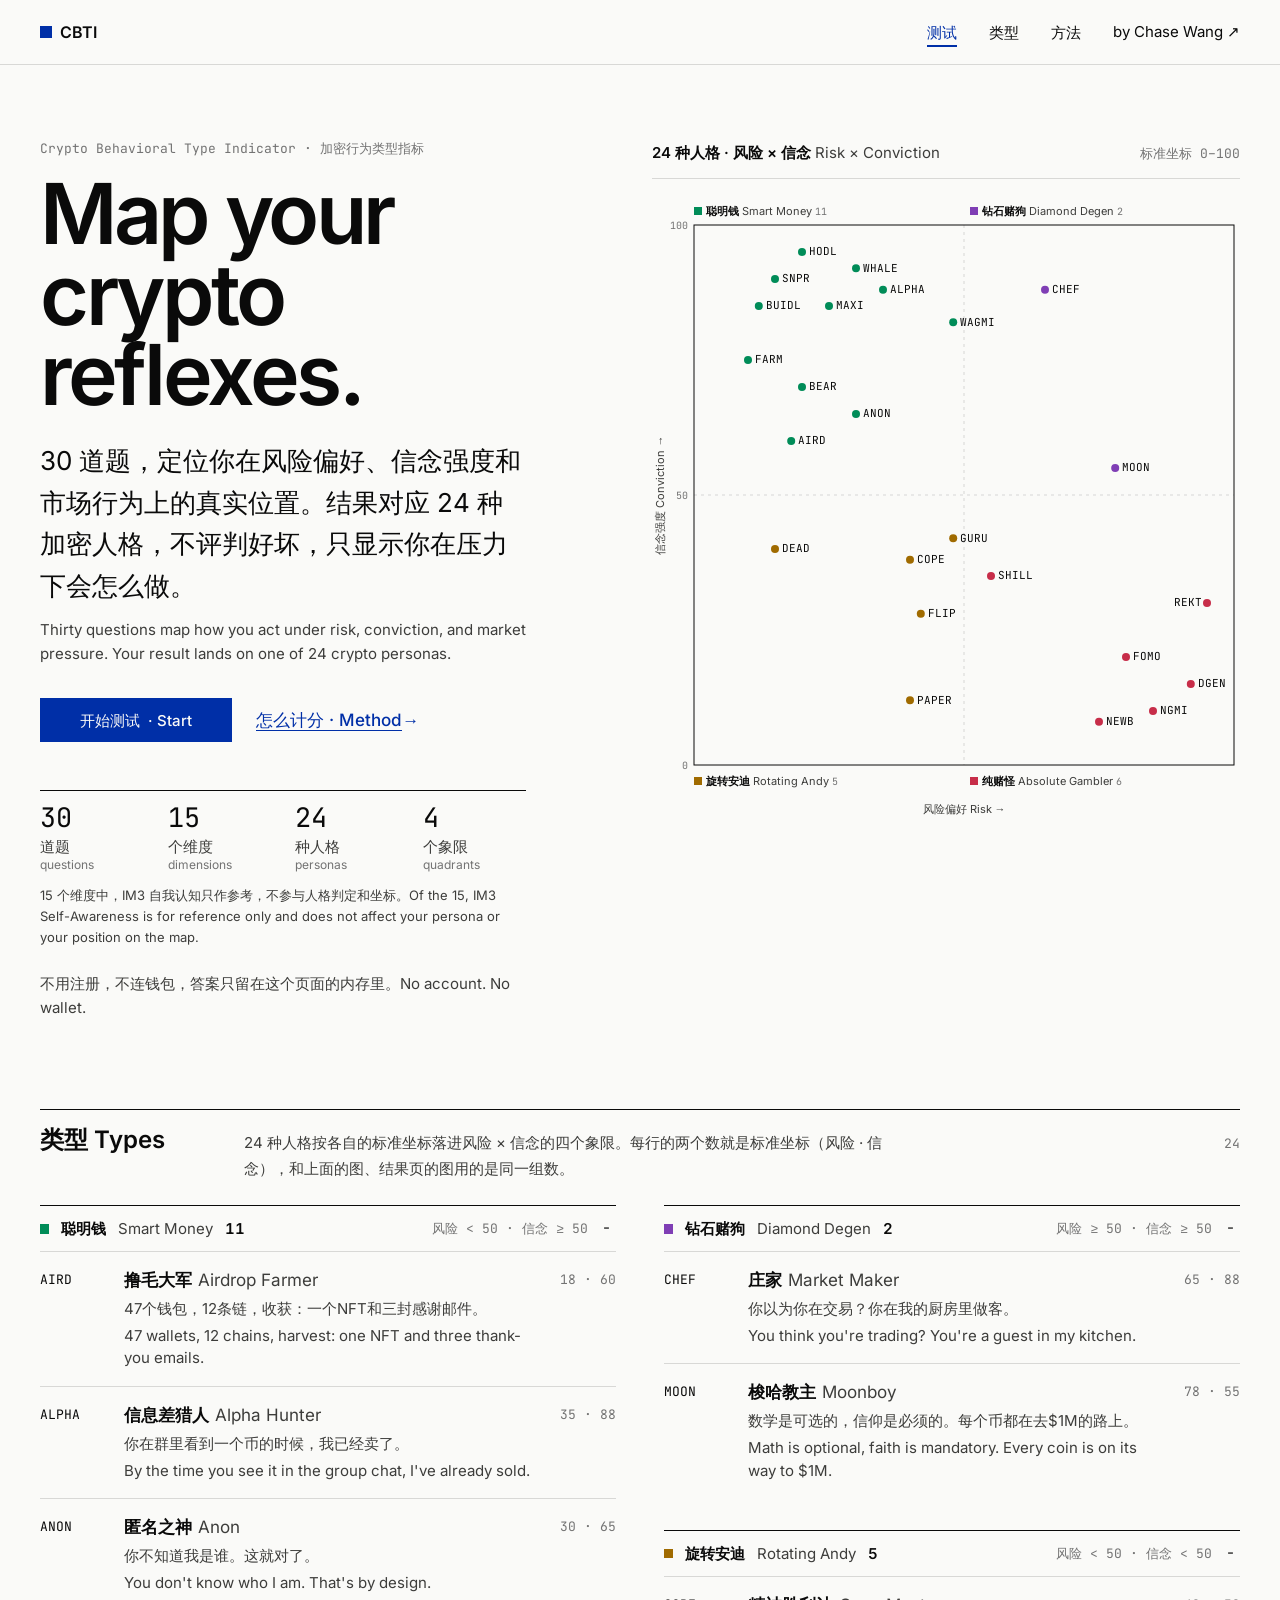
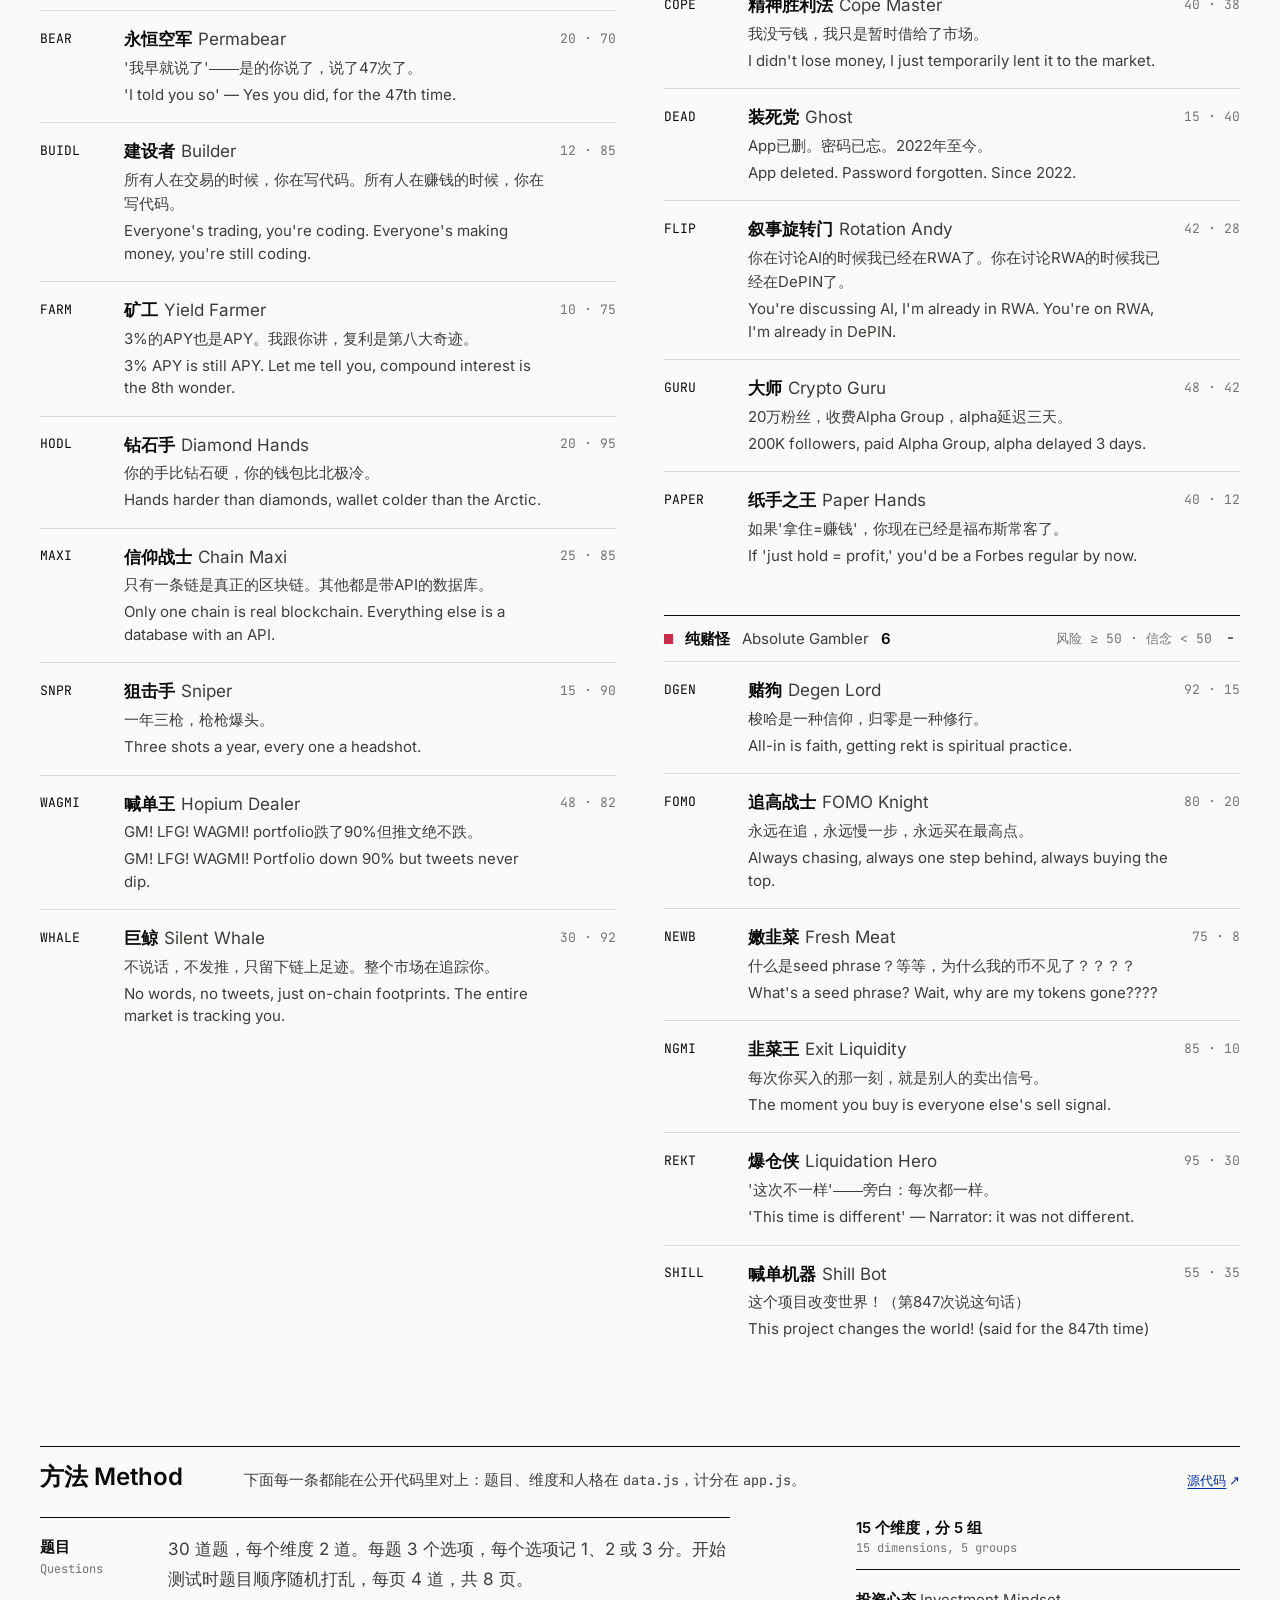
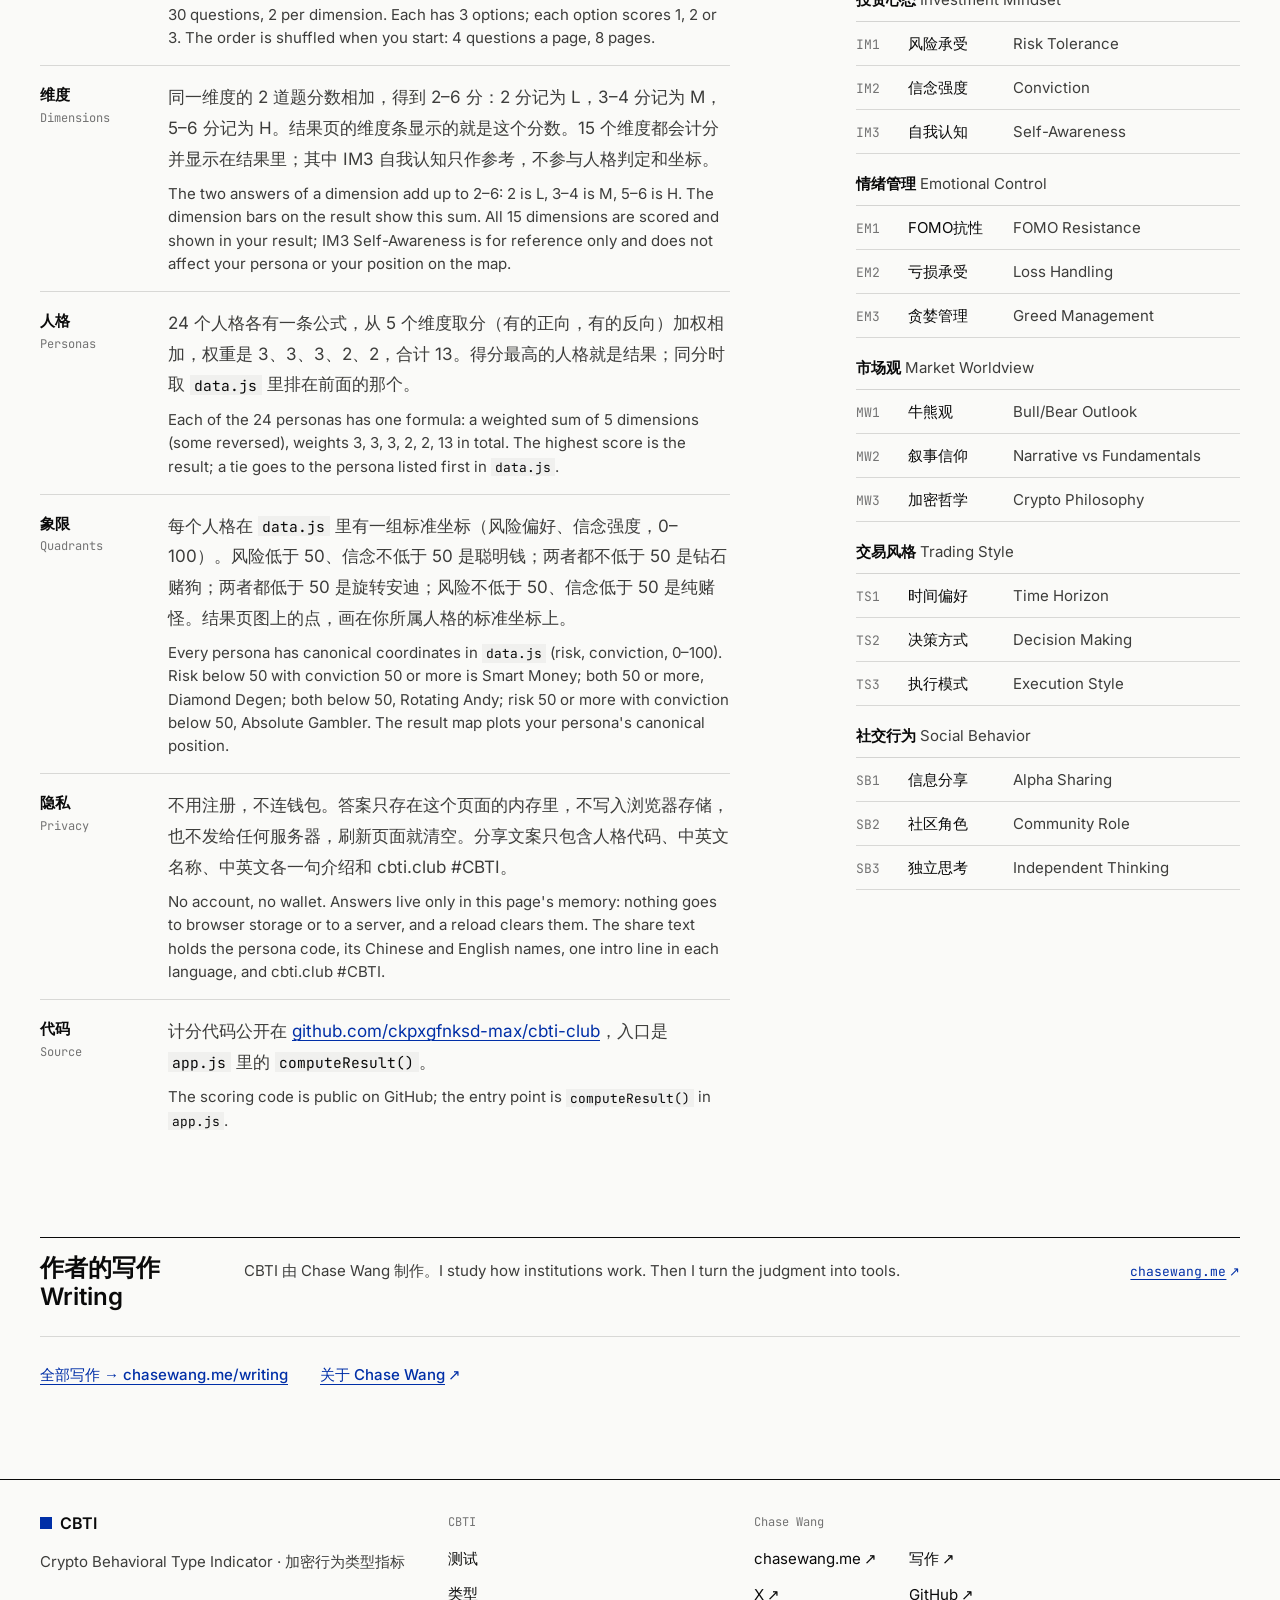
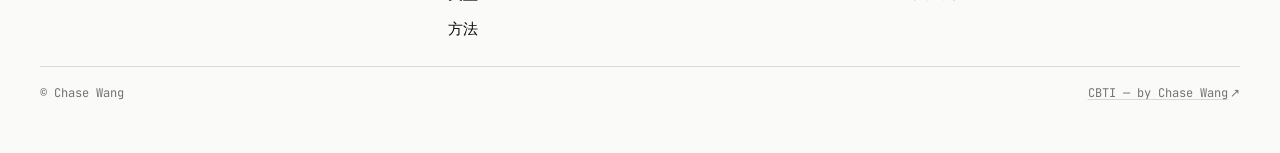
<file: index.html>
<!DOCTYPE html>
<html lang="zh-Hans">
<head>
<meta charset="utf-8">
<meta name="viewport" content="width=device-width, initial-scale=1">
<script>
/* Old routes: Chase's profile, archive and long-form pages moved to chasewang.me.
   One table, read by app.js too. Replace (not push) so Back does not bounce. */
window.CBTI_LEGACY = {
  "read": "https://chasewang.me/writing",
  "chase": "https://chasewang.me/about",
  "paper": "https://chasewang.me/paper",
  "essay-three-body": "https://chasewang.me/essay-three-body",
  "chase-socials": "https://chasewang.me/about",
  "chase-writing": "https://chasewang.me/writing",
  "chase-essays": "https://chasewang.me/writing",
  "chase-reading-preview": "https://chasewang.me/writing",
  "chase-tools": "https://chasewang.me/work",
  "chase-systems": "https://chasewang.me/work"
};
(function () {
  var h = '';
  try { h = decodeURIComponent(location.hash.slice(1)); } catch (e) { return; }
  if (Object.prototype.hasOwnProperty.call(window.CBTI_LEGACY, h)) location.replace(window.CBTI_LEGACY[h]);
})();
</script>
<title>CBTI 加密人格测试 | Crypto Behavioral Type Indicator</title>
<meta name="description" content="CBTI · Crypto Behavioral Type Indicator · 加密行为类型指标。30 道题告诉你是 24 种加密人格中的哪一种 — 钻石手、赌狗、巨鲸、旋转安迪、爆仓侠……">
<link rel="canonical" href="https://cbti.club/">
<meta name="author" content="Chase Wang">
<meta property="og:type" content="website">
<meta property="og:site_name" content="CBTI">
<meta property="og:title" content="CBTI · Crypto Behavioral Type Indicator">
<meta property="og:description" content="加密行为类型指标 · 30 道题 · 24 种人格 · 一个真相。钻石手、赌狗、巨鲸、旋转安迪、爆仓侠、撸毛大军……你是哪一种？">
<meta property="og:url" content="https://cbti.club/">
<meta property="og:image" content="https://cbti.club/assets/cbti/og.png">
<meta property="og:image:width" content="1200">
<meta property="og:image:height" content="630">
<meta name="twitter:card" content="summary_large_image">
<meta name="twitter:creator" content="@ChaseWang">
<meta name="twitter:title" content="CBTI · Crypto Behavioral Type Indicator">
<meta name="twitter:description" content="加密行为类型指标 · 30 道题 · 24 种人格 · 一个真相。钻石手、赌狗、巨鲸、旋转安迪、爆仓侠……你是哪一种？">
<meta name="twitter:image" content="https://cbti.club/assets/cbti/og.png">
<meta name="theme-color" content="#fafaf8">
<link rel="icon" href="/assets/cw/icons/mark.svg" type="image/svg+xml">
<link rel="icon" href="/assets/cw/icons/favicon.ico" sizes="any">
<link rel="apple-touch-icon" href="/assets/cw/icons/mark-180.png">
<link rel="preload" href="/assets/fonts/inter-latin-wght.v5.woff2" as="font" type="font/woff2" crossorigin>
<link rel="stylesheet" href="/assets/cw/cw.css">
<link rel="stylesheet" href="/assets/cbti/cbti.css">
<script type="application/ld+json">{"@context":"https://schema.org","@type":"WebApplication","@id":"https://cbti.club/#app","name":"CBTI","alternateName":["Crypto Behavioral Type Indicator","加密行为类型指标"],"url":"https://cbti.club/","description":"CBTI · Crypto Behavioral Type Indicator · 加密行为类型指标。30 道题告诉你是 24 种加密人格中的哪一种。","inLanguage":["zh-Hans","en"],"browserRequirements":"Requires JavaScript.","isAccessibleForFree":true,"creator":{"@type":"Person","@id":"https://chasewang.me/#person","name":"Chase Wang","url":"https://chasewang.me/"}}</script>
</head>
<body class="screen-landing">
<a class="cw-skip" href="#site-main">跳到正文</a>
<header class="cw-header">
  <div class="cw-container cw-header-inner">
    <a class="cw-brand" href="/#landing"><span class="cw-mark" aria-hidden="true"></span><span class="cw-wordmark">CBTI</span></a>
    <nav class="cw-nav" aria-label="CBTI">
      <ul>
        <li><a href="/#landing" aria-current="page">测试</a></li>
        <li><a href="/#types">类型</a></li>
        <li><a href="/#method">方法</a></li>
      </ul>
    </nav>
    <div class="cw-header-tools"><a class="cw-header-link" href="https://chasewang.me/" lang="en">by Chase Wang <span aria-hidden="true">↗</span></a></div>
  </div>
</header>

<main id="site-main">

<!-- ═══ Landing ═══ -->
<div id="landing" class="screen active">
  <section class="cw-container cbti-hero" aria-labelledby="landing-title">
    <div class="cbti-hero-copy">
      <p class="cw-kicker"><span lang="en">Crypto Behavioral Type Indicator</span> · 加密行为类型指标</p>
      <h1 class="cw-display cbti-hero-title" id="landing-title" lang="en">Map your crypto reflexes.</h1>
      <p class="cw-lede cbti-hero-lede">30 道题，定位你在风险偏好、信念强度和市场行为上的真实位置。结果对应 24 种加密人格，不评判好坏，只显示你在压力下会怎么做。</p>
      <p class="cw-body-copy cbti-hero-en" lang="en">Thirty questions map how you act under risk, conviction, and market pressure. Your result lands on one of 24 crypto personas.</p>
      <div class="cbti-hero-actions">
        <button class="cw-btn cw-btn--primary" type="button" onclick="startTest()">开始测试 <span lang="en">· Start</span></button>
        <a class="cw-link" href="/#method">怎么计分 <span lang="en">· Method</span><span class="cw-arrow" aria-hidden="true">→</span></a>
      </div>
      <noscript><p class="cbti-noscript">测试需要启用 JavaScript。<span lang="en">The test needs JavaScript.</span></p></noscript>
      <dl class="cbti-facts" aria-label="测试概况">
        <div><dt>道题 <span lang="en">questions</span></dt><dd>30</dd></div>
        <div><dt>个维度 <span lang="en">dimensions</span></dt><dd>15</dd></div>
        <div><dt>种人格 <span lang="en">personas</span></dt><dd>24</dd></div>
        <div><dt>个象限 <span lang="en">quadrants</span></dt><dd>4</dd></div>
      </dl>
      <p class="cbti-facts-note">15 个维度中，IM3 自我认知只作参考，不参与人格判定和坐标。<span lang="en">Of the 15, IM3 Self-Awareness is for reference only and does not affect your persona or your position on the map.</span></p>
      <p class="cbti-note">不用注册，不连钱包，答案只留在这个页面的内存里。<span lang="en">No account. No wallet.</span></p>
    </div>

    <figure class="cbti-hero-map" aria-labelledby="map-title">
      <figcaption class="cbti-map-head">
        <span class="cbti-map-title" id="map-title">24 种人格 · 风险 × 信念 <span lang="en">Risk × Conviction</span></span>
        <span class="cbti-map-meta">标准坐标 0–100</span>
      </figcaption>
      <div class="cbti-map" id="landing-map" data-map="landing"></div>
    </figure>
  </section>

  <section class="cw-section cw-container" id="types" aria-labelledby="types-title">
    <header class="cw-section-head">
      <h2 class="cw-section-title" id="types-title">类型 <span lang="en">Types</span></h2>
      <p class="cw-section-desc">24 种人格按各自的标准坐标落进风险 × 信念的四个象限。每行的两个数就是标准坐标（风险 · 信念），和上面的图、结果页的图用的是同一组数。</p>
      <p class="cw-section-aside"><span class="cw-num">24</span></p>
    </header>
    <div class="cbti-types" id="type-index"></div>
  </section>

  <section class="cw-section cw-container" id="method" aria-labelledby="method-title">
    <header class="cw-section-head">
      <h2 class="cw-section-title" id="method-title">方法 <span lang="en">Method</span></h2>
      <p class="cw-section-desc">下面每一条都能在公开代码里对上：题目、维度和人格在 <code>data.js</code>，计分在 <code>app.js</code>。</p>
      <p class="cw-section-aside"><a href="https://github.com/ckpxgfnksd-max/cbti-club" rel="noopener">源代码<span class="cw-arrow" aria-hidden="true">↗</span></a></p>
    </header>
    <div class="cbti-method">
      <dl class="cbti-method-facts">
        <div><dt>题目 <span lang="en">Questions</span></dt><dd><p>30 道题，每个维度 2 道。每题 3 个选项，每个选项记 1、2 或 3 分。开始测试时题目顺序随机打乱，每页 4 道，共 8 页。</p><p class="cbti-method-en" lang="en">30 questions, 2 per dimension. Each has 3 options; each option scores 1, 2 or 3. The order is shuffled when you start: 4 questions a page, 8 pages.</p></dd></div>
        <div><dt>维度 <span lang="en">Dimensions</span></dt><dd><p>同一维度的 2 道题分数相加，得到 2–6 分：2 分记为 L，3–4 分记为 M，5–6 分记为 H。结果页的维度条显示的就是这个分数。15 个维度都会计分并显示在结果里；其中 IM3 自我认知只作参考，不参与人格判定和坐标。</p><p class="cbti-method-en" lang="en">The two answers of a dimension add up to 2–6: 2 is L, 3–4 is M, 5–6 is H. The dimension bars on the result show this sum. All 15 dimensions are scored and shown in your result; IM3 Self-Awareness is for reference only and does not affect your persona or your position on the map.</p></dd></div>
        <div><dt>人格 <span lang="en">Personas</span></dt><dd><p>24 个人格各有一条公式，从 5 个维度取分（有的正向，有的反向）加权相加，权重是 3、3、3、2、2，合计 13。得分最高的人格就是结果；同分时取 <code>data.js</code> 里排在前面的那个。</p><p class="cbti-method-en" lang="en">Each of the 24 personas has one formula: a weighted sum of 5 dimensions (some reversed), weights 3, 3, 3, 2, 2, 13 in total. The highest score is the result; a tie goes to the persona listed first in <code>data.js</code>.</p></dd></div>
        <div><dt>象限 <span lang="en">Quadrants</span></dt><dd><p>每个人格在 <code>data.js</code> 里有一组标准坐标（风险偏好、信念强度，0–100）。风险低于 50、信念不低于 50 是聪明钱；两者都不低于 50 是钻石赌狗；两者都低于 50 是旋转安迪；风险不低于 50、信念低于 50 是纯赌怪。结果页图上的点，画在你所属人格的标准坐标上。</p><p class="cbti-method-en" lang="en">Every persona has canonical coordinates in <code>data.js</code> (risk, conviction, 0–100). Risk below 50 with conviction 50 or more is Smart Money; both 50 or more, Diamond Degen; both below 50, Rotating Andy; risk 50 or more with conviction below 50, Absolute Gambler. The result map plots your persona's canonical position.</p></dd></div>
        <div><dt>隐私 <span lang="en">Privacy</span></dt><dd><p>不用注册，不连钱包。答案只存在这个页面的内存里，不写入浏览器存储，也不发给任何服务器，刷新页面就清空。分享文案只包含人格代码、中英文名称、中英文各一句介绍和 cbti.club #CBTI。</p><p class="cbti-method-en" lang="en">No account, no wallet. Answers live only in this page's memory: nothing goes to browser storage or to a server, and a reload clears them. The share text holds the persona code, its Chinese and English names, one intro line in each language, and cbti.club #CBTI.</p></dd></div>
        <div><dt>代码 <span lang="en">Source</span></dt><dd><p>计分代码公开在 <a href="https://github.com/ckpxgfnksd-max/cbti-club/blob/main/app.js" rel="noopener">github.com/ckpxgfnksd-max/cbti-club</a>，入口是 <code>app.js</code> 里的 <code>computeResult()</code>。</p><p class="cbti-method-en" lang="en">The scoring code is public on GitHub; the entry point is <code>computeResult()</code> in <code>app.js</code>.</p></dd></div>
      </dl>
      <div class="cbti-dims-wrap" id="method-dims"></div>
    </div>
  </section>

  <section class="cw-section cw-container" id="writing" aria-labelledby="writing-title">
    <header class="cw-section-head">
      <h2 class="cw-section-title" id="writing-title">作者的写作 <span lang="en">Writing</span></h2>
      <p class="cw-section-desc">CBTI 由 Chase Wang 制作。<span lang="en">I study how institutions work. Then I turn the judgment into tools.</span></p>
      <p class="cw-section-aside"><a href="https://chasewang.me/" lang="en">chasewang.me<span class="cw-arrow" aria-hidden="true">↗</span></a></p>
    </header>
    <ol class="cw-index" id="author-writing">
<!-- author-writing:start -->
<!-- author-writing:end -->
    </ol>
    <p class="cbti-writing-more">
      <a class="cw-link" href="https://chasewang.me/writing">全部写作 → chasewang.me/writing</a>
      <a class="cw-link" href="https://chasewang.me/about">关于 Chase Wang<span class="cw-arrow" aria-hidden="true">↗</span></a>
    </p>
  </section>
</div>

<!-- ═══ Quiz ═══ -->
<div id="quiz" class="screen">
  <div class="cw-container cbti-quiz">
    <aside class="cbti-quiz-rail">
      <a class="cw-link" href="/#landing"><span class="cw-arrow" aria-hidden="true">←</span> 退出测试 <span lang="en">· Exit</span></a>
      <p class="cw-kicker">行为测量 · <span lang="en">Behavioral scan</span></p>
      <h1 class="cbti-quiz-title" lang="en">Answer for the trade you would actually make.</h1>
      <p class="cw-body-copy">选你真实会做的动作，不选你认为“更聪明”的答案。每页完成后会自动前进。</p>
      <p class="cbti-note" lang="en">No account. No wallet. Answers stay in this browser session.</p>
    </aside>
    <div class="cbti-quiz-main">
      <div class="cbti-quiz-status">
        <progress class="cw-progress" max="30" value="0" aria-label="已答题数">0 / 30</progress>
        <p class="cbti-quiz-counts"><span>已答 <span class="progress-text">0 / 30</span></span><span>第 <span class="page-indicator">1 / 8</span> 页</span></p>
      </div>
      <div id="questions-list" tabindex="-1"></div>
      <div class="cbti-quiz-nav">
        <button class="cw-btn cw-btn--quiet btn-prev" type="button" onclick="prevPage()">上一页</button>
        <button class="cw-btn cw-btn--primary btn-next" type="button" onclick="nextPage()">下一页 · Next</button>
      </div>
    </div>
  </div>
</div>

<!-- ═══ Result ═══ -->
<div id="result" class="screen">
  <div class="cw-container cbti-result">
    <p class="cw-kicker">CBTI · 你的加密人格 <span lang="en">· Your crypto persona</span></p>
    <article class="cbti-reveal" id="persona-card" aria-labelledby="persona-code">
      <div class="cbti-reveal-id">
        <p class="cbti-stamp" id="persona-quadrant"></p>
        <h1 class="cbti-code" id="persona-code" tabindex="-1"></h1>
        <p class="cbti-names"><span id="persona-cn" class="cbti-cn"></span><span id="persona-en" class="cbti-en" lang="en"></span></p>
        <blockquote class="cbti-intro">
          <p id="persona-intro"></p>
          <p id="persona-intro-en" lang="en"></p>
        </blockquote>
      </div>
      <figure class="cbti-meme"><img id="persona-meme" src="[data-uri]" alt="" width="480" height="480"></figure>
    </article>

    <div class="cbti-actions">
      <button class="cw-btn cw-btn--primary btn-share" type="button" onclick="shareResult()">Post on 𝕏</button>
      <button class="cw-btn btn-copy" type="button" onclick="copyShareText()">Copy / 复制</button>
      <button class="cw-btn cw-btn--quiet btn-retry" type="button" onclick="retryTest()">Retry / 重新测试</button>
    </div>
    <p class="cw-visually-hidden" id="result-status" role="status"></p>

    <section class="cbti-about" aria-labelledby="about-title">
      <header class="cbti-block-head">
        <h2 class="cbti-block-title" id="about-title">关于这个人格 <span lang="en">About this persona</span></h2>
      </header>
      <p class="cbti-about-zh" id="persona-desc"></p>
      <p class="cbti-about-en" id="persona-desc-en" lang="en"></p>
    </section>

    <div class="cbti-analysis">
      <section aria-labelledby="position-title">
        <header class="cbti-block-head">
          <h2 class="cbti-block-title" id="position-title">你的位置 <span lang="en">Your position</span></h2>
          <p class="cbti-block-desc">黑圈标出的点是你所属人格的标准坐标，其余 23 个浅色点是另外 23 种人格。你自己每个维度的得分在维度条里。</p>
        </header>
        <div class="cbti-map" id="result-map" data-map="result"></div>
      </section>
      <section aria-labelledby="dims-title">
        <header class="cbti-block-head">
          <h2 class="cbti-block-title" id="dims-title">维度得分 <span lang="en">Dimension scores</span></h2>
          <p class="cbti-block-desc">每个维度 2 道题，合计 2–6 分；条越长分越高。L、M、H 分别对应 2、3–4、5–6 分。</p>
        </header>
        <div id="dims-list"></div>
      </section>
    </div>

    <div class="cbti-actions">
      <button class="cw-btn cw-btn--primary btn-share" type="button" onclick="shareResult()">Post on 𝕏</button>
      <button class="cw-btn btn-retry" type="button" onclick="retryTest()">Retry / 重新测试</button>
    </div>

    <aside class="cbti-tips" aria-label="打赏">
      <p>请我喝杯咖啡 <span lang="en">· Buy me a coffee</span></p>
      <button class="cbti-address" type="button" onclick="copyAddress(this)" aria-label="复制 EVM 地址"><span class="cw-badge">EVM</span><code>0x98338f4ade9d2c2aa9310300f6a016a88538242d</code><span class="tips-copy">copy</span></button>
      <p lang="en">built by <a href="https://chasewang.me/">Chase Wang<span class="cw-arrow" aria-hidden="true">↗</span></a></p>
    </aside>
  </div>
</div>

</main>

<footer class="cw-footer">
  <div class="cw-container cw-footer-inner">
    <div class="cw-footer-brand">
      <a class="cw-brand" href="/#landing"><span class="cw-mark" aria-hidden="true"></span><span class="cw-wordmark">CBTI</span></a>
      <p><span lang="en">Crypto Behavioral Type Indicator</span> · 加密行为类型指标</p>
    </div>
    <nav class="cw-footer-nav" aria-label="页脚导航">
      <p class="cw-footer-label">CBTI</p>
      <ul><li><a href="/#landing">测试</a></li><li><a href="/#types">类型</a></li><li><a href="/#method">方法</a></li></ul>
    </nav>
    <div class="cw-footer-links">
      <p class="cw-footer-label">Chase Wang</p>
      <ul>
        <li><a href="https://chasewang.me/">chasewang.me<span class="cw-arrow" aria-hidden="true">↗</span></a></li>
        <li><a href="https://chasewang.me/writing">写作<span class="cw-arrow" aria-hidden="true">↗</span></a></li>
        <li><a href="https://x.com/ChaseWang" rel="noopener">X<span class="cw-arrow" aria-hidden="true">↗</span></a></li>
        <li><a href="https://github.com/ckpxgfnksd-max/cbti-club" rel="noopener">GitHub<span class="cw-arrow" aria-hidden="true">↗</span></a></li>
      </ul>
    </div>
    <p class="cw-footer-base"><span>© Chase Wang</span><a href="https://chasewang.me/" lang="en">CBTI — by Chase Wang<span class="cw-arrow" aria-hidden="true">↗</span></a></p>
  </div>
</footer>

<script src="/data.js"></script>
<script src="/app.js"></script>
</body>
</html>
</file>
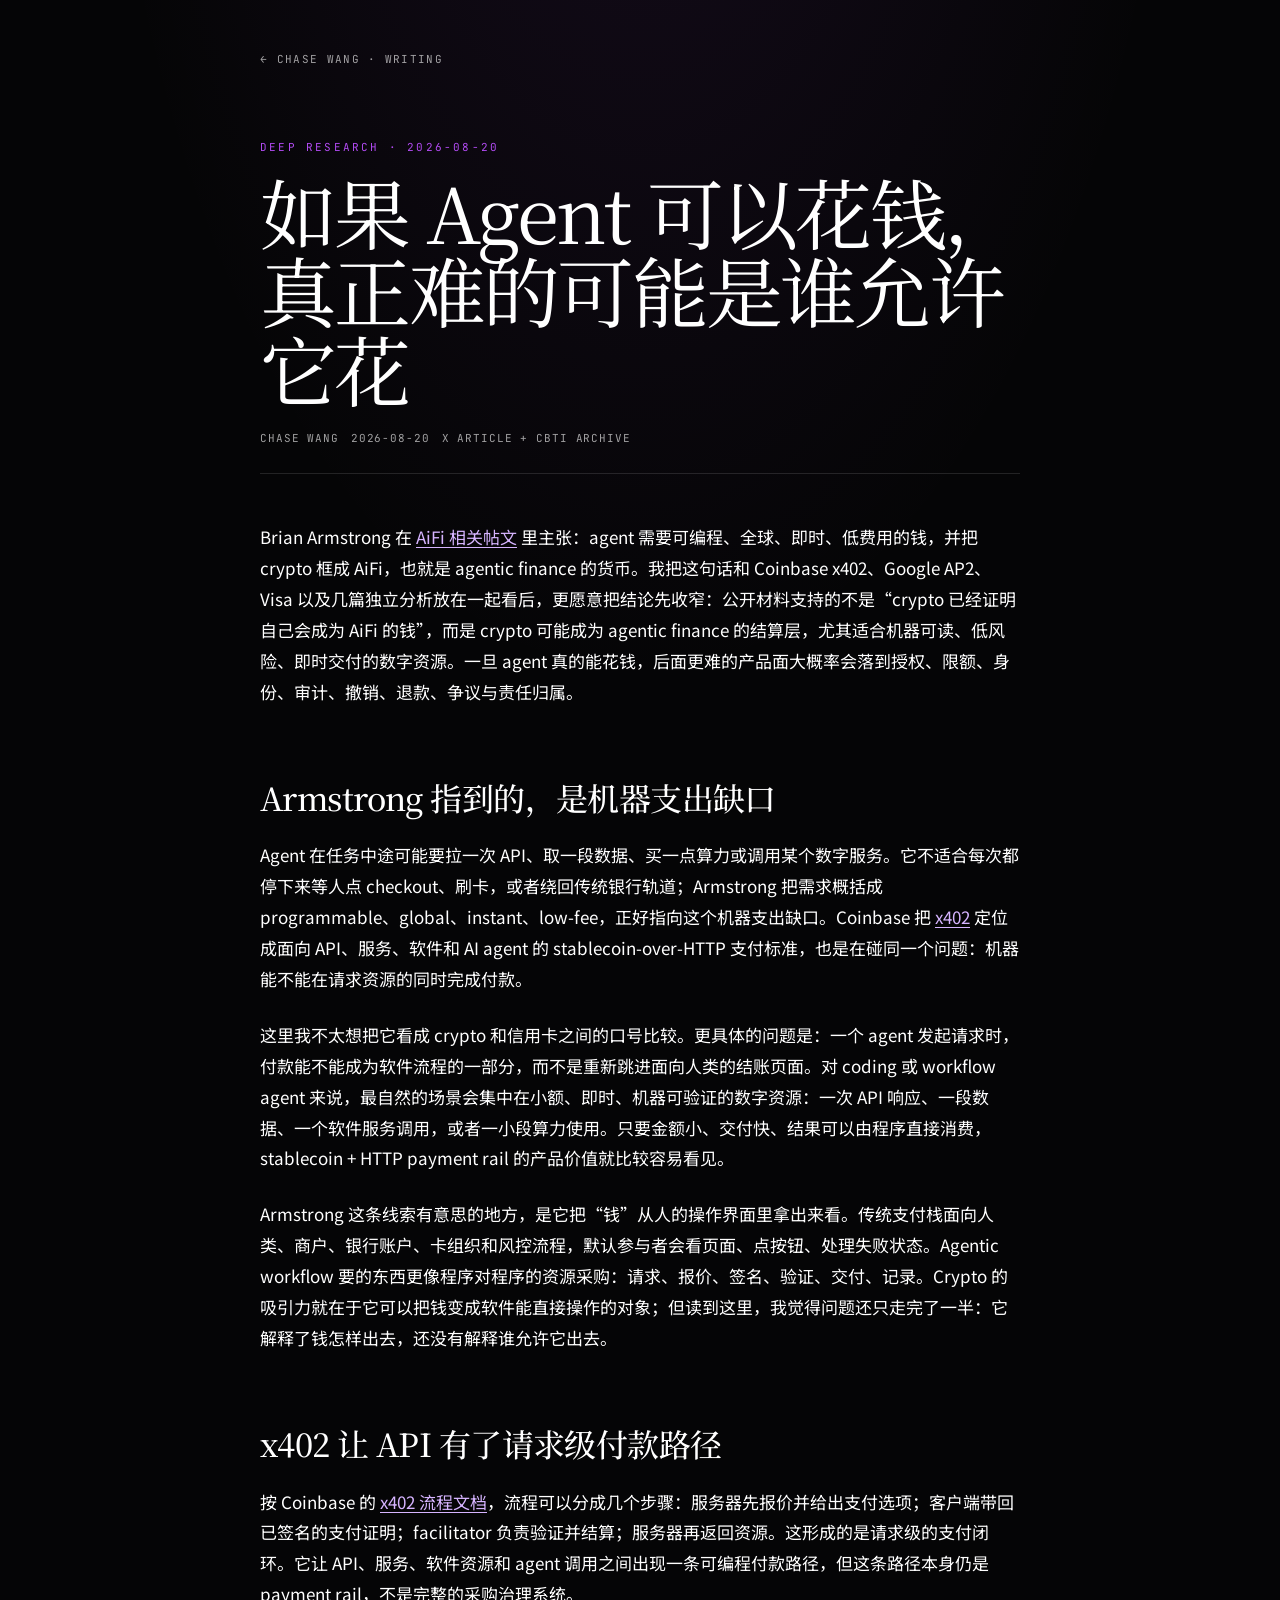
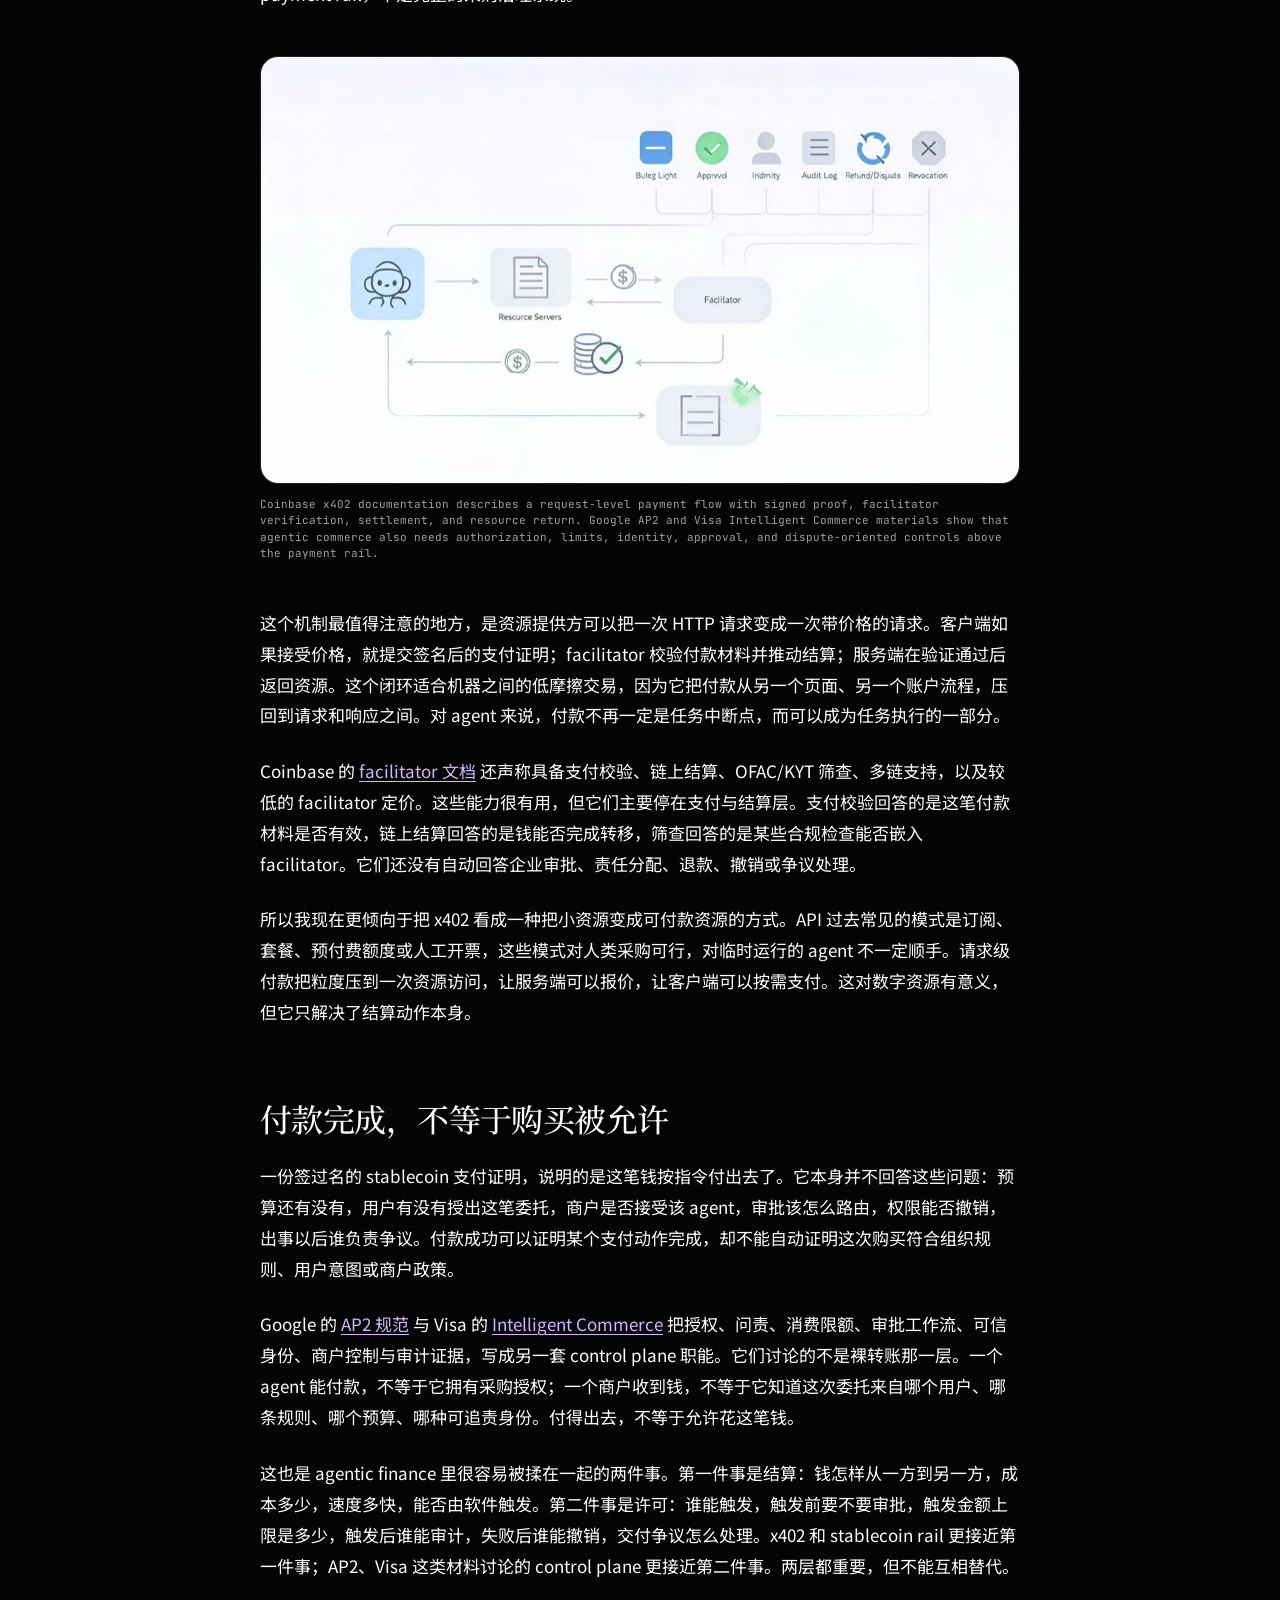
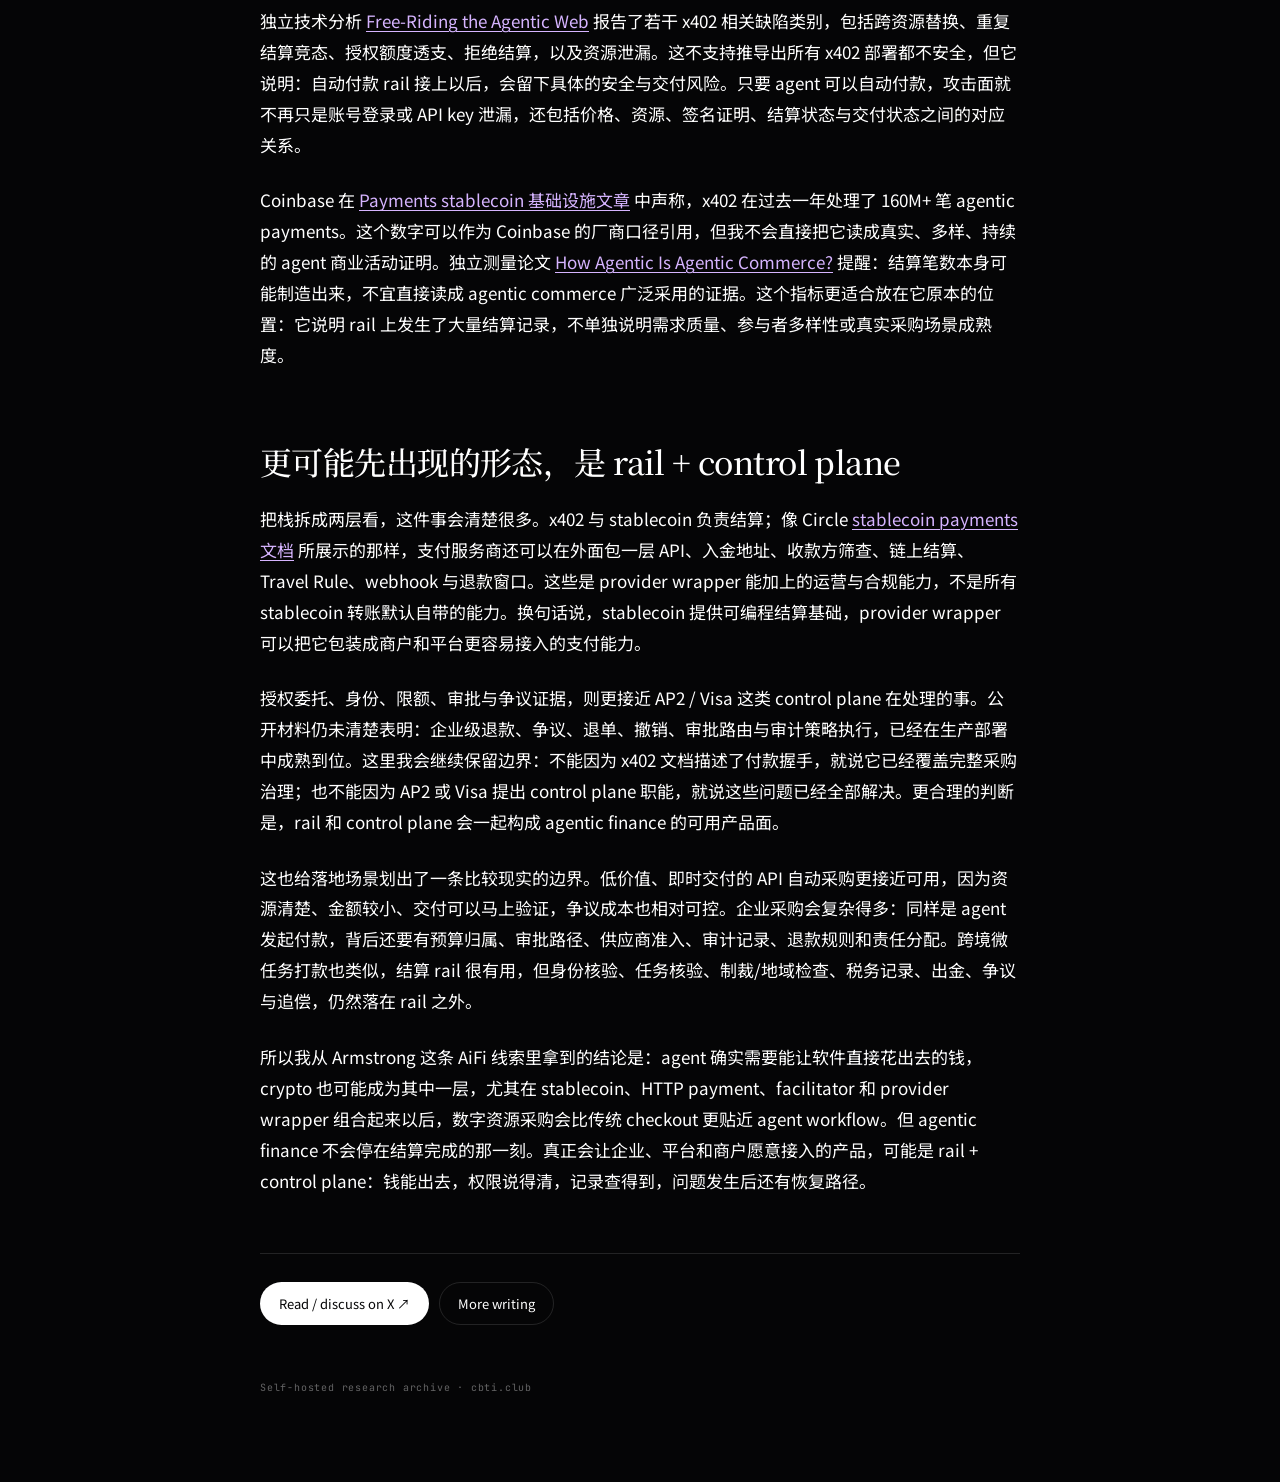
<file: writings/agent/index.html>
<!doctype html>
<html lang="zh">
<head>
  <meta charset="utf-8">
  <meta name="viewport" content="width=device-width,initial-scale=1">
  <title>如果 Agent 可以花钱，真正难的可能是谁允许它花 · Chase Wang</title>
  <meta name="description" content=" Brian Armstrong 在  AiFi 相关帖文  里主张：agent 需要可编程、全球、即时、低费用的钱，并把 crypto 框成 AiFi，也就是 agentic finance 的货币。我把这句话和 Coinbase x402、Google AP2、Visa 以及几篇独立分析放在一起看后，更愿意把结论先收窄：公开材料支持的不是“crypto 已经证明自己会成为 AiFi 的钱”，而是 crypto 可能成为 agenti">
  <link rel="canonical" href="https://cbti.club/writings/agent/">
  <meta property="og:type" content="article">
  <meta property="og:title" content="如果 Agent 可以花钱，真正难的可能是谁允许它花">
  <meta property="og:url" content="https://cbti.club/writings/agent/">
  <meta property="og:image" content="https://cbti.club/writings/agent/article-visual.jpg">
  <link rel="preconnect" href="https://fonts.googleapis.com">
  <link href="https://fonts.googleapis.com/css2?family=Barlow:wght@400;500;600&family=Instrument+Serif:ital@0;1&family=JetBrains+Mono&family=Noto+Sans+SC:wght@400;500;600&family=Noto+Serif+SC:wght@400;500;600&display=swap" rel="stylesheet">
  <style>:root{--bg:#050506;--fg:#fff;--muted:rgba(255,255,255,.62);--line:rgba(255,255,255,.12);--accent:#b24bf3;--serif:'Noto Serif SC','Instrument Serif',Georgia,serif;--sans:'Noto Sans SC','Barlow',system-ui,sans-serif;--mono:'JetBrains Mono',ui-monospace,monospace}*{box-sizing:border-box}html{background:var(--bg);color:var(--fg);font-family:var(--sans)}body{margin:0;min-height:100vh;background:radial-gradient(ellipse 70% 40% at 50% -10%,rgba(178,75,243,.1),transparent 62%),var(--bg);-webkit-font-smoothing:antialiased}.page{width:min(760px,calc(100% - 40px));margin:auto;padding:44px 0 88px}.back{color:var(--muted);font:11px var(--mono);letter-spacing:.12em;text-decoration:none;text-transform:uppercase}.back:hover{color:#fff}.eyebrow{margin:72px 0 18px;color:var(--accent);font:11px var(--mono);letter-spacing:.2em;text-transform:uppercase}h1{font:400 clamp(2.55rem,7vw,4.8rem)/1.02 var(--serif);letter-spacing:-.035em;margin:0 0 24px}.meta{display:flex;gap:12px;flex-wrap:wrap;color:var(--muted);font:11px var(--mono);letter-spacing:.08em;padding-bottom:28px;border-bottom:1px solid var(--line)}.article{font-size:17px;line-height:1.82;margin-top:48px}.article p{margin:0 0 1.45em}.article h2,.article h3,.article h4{font-family:var(--serif);font-weight:500;line-height:1.2;letter-spacing:-.018em;margin:2.2em 0 .75em}.article h2{font-size:2rem}.article h3{font-size:1.5rem}.article a{color:#d6b4ff;text-decoration-thickness:1px;text-underline-offset:3px}.article strong{color:#fff}.article ul,.article ol{padding-left:1.35em;margin:0 0 1.5em}.article li{padding-left:.25em;margin:.5em 0}.article blockquote{font:italic 1.35rem/1.5 var(--serif);color:rgba(255,255,255,.8);border-left:2px solid var(--accent);margin:2em 0;padding:.15em 0 .15em 1.25em}.article figure{margin:2.7em 0}.article img{width:100%;height:auto;border-radius:18px;border:1px solid var(--line);display:block}.article figcaption{color:var(--muted);font:11px/1.5 var(--mono);margin-top:12px}.article hr{border:0;border-top:1px solid var(--line);margin:3em 0}.article pre{overflow:auto;background:rgba(255,255,255,.045);border:1px solid var(--line);border-radius:12px;padding:18px;font:13px/1.65 var(--mono)}.table-wrap{overflow-x:auto;margin:2em 0;border:1px solid var(--line);border-radius:12px}.article table{border-collapse:collapse;width:100%;font-size:14px}.article th,.article td{padding:12px 14px;text-align:left;vertical-align:top;border-bottom:1px solid var(--line)}.article th{font:600 11px var(--mono);letter-spacing:.05em}.article tr:last-child td{border-bottom:0}.actions{display:flex;gap:10px;flex-wrap:wrap;margin-top:56px;padding-top:28px;border-top:1px solid var(--line)}.action{border:1px solid var(--line);border-radius:999px;color:#fff;font-size:13px;padding:11px 18px;text-decoration:none}.action.primary{background:#fff;color:#050506}.footer{color:rgba(255,255,255,.38);font:10px var(--mono);letter-spacing:.08em;margin-top:56px}@media(max-width:600px){.page{width:min(100% - 28px,760px);padding-top:28px}.eyebrow{margin-top:50px}.article{font-size:16px}.article h2{font-size:1.7rem}}</style>
</head>
<body>
  <main class="page">
    <a class="back" href="/#chase">← Chase Wang · Writing</a>
    <div class="eyebrow">Deep research · 2026-08-20</div>
    <h1>如果 Agent 可以花钱，真正难的可能是谁允许它花</h1>
    <div class="meta"><span>CHASE WANG</span><span>2026-08-20</span><span>X ARTICLE + CBTI ARCHIVE</span></div>
    <article class="article"><p>Brian Armstrong 在 <a href="https://x.com/brian_armstrong/status/2089060558884442425" target="_blank" rel="noopener">AiFi 相关帖文</a> 里主张：agent 需要可编程、全球、即时、低费用的钱，并把 crypto 框成 AiFi，也就是 agentic finance 的货币。我把这句话和 Coinbase x402、Google AP2、Visa 以及几篇独立分析放在一起看后，更愿意把结论先收窄：公开材料支持的不是“crypto 已经证明自己会成为 AiFi 的钱”，而是 crypto 可能成为 agentic finance 的结算层，尤其适合机器可读、低风险、即时交付的数字资源。一旦 agent 真的能花钱，后面更难的产品面大概率会落到授权、限额、身份、审计、撤销、退款、争议与责任归属。</p>
<h2>Armstrong 指到的，是机器支出缺口</h2>
<p>Agent 在任务中途可能要拉一次 API、取一段数据、买一点算力或调用某个数字服务。它不适合每次都停下来等人点 checkout、刷卡，或者绕回传统银行轨道；Armstrong 把需求概括成 programmable、global、instant、low-fee，正好指向这个机器支出缺口。Coinbase 把 <a href="https://www.coinbase.com/developer-platform/discover/launches/x402" target="_blank" rel="noopener">x402</a> 定位成面向 API、服务、软件和 AI agent 的 stablecoin-over-HTTP 支付标准，也是在碰同一个问题：机器能不能在请求资源的同时完成付款。</p>
<p>这里我不太想把它看成 crypto 和信用卡之间的口号比较。更具体的问题是：一个 agent 发起请求时，付款能不能成为软件流程的一部分，而不是重新跳进面向人类的结账页面。对 coding 或 workflow agent 来说，最自然的场景会集中在小额、即时、机器可验证的数字资源：一次 API 响应、一段数据、一个软件服务调用，或者一小段算力使用。只要金额小、交付快、结果可以由程序直接消费，stablecoin + HTTP payment rail 的产品价值就比较容易看见。</p>
<p>Armstrong 这条线索有意思的地方，是它把“钱”从人的操作界面里拿出来看。传统支付栈面向人类、商户、银行账户、卡组织和风控流程，默认参与者会看页面、点按钮、处理失败状态。Agentic workflow 要的东西更像程序对程序的资源采购：请求、报价、签名、验证、交付、记录。Crypto 的吸引力就在于它可以把钱变成软件能直接操作的对象；但读到这里，我觉得问题还只走完了一半：它解释了钱怎样出去，还没有解释谁允许它出去。</p>
<h2>x402 让 API 有了请求级付款路径</h2>
<p>按 Coinbase 的 <a href="https://docs.cdp.coinbase.com/x402/how-it-works" target="_blank" rel="noopener">x402 流程文档</a>，流程可以分成几个步骤：服务器先报价并给出支付选项；客户端带回已签名的支付证明；facilitator 负责验证并结算；服务器再返回资源。这形成的是请求级的支付闭环。它让 API、服务、软件资源和 agent 调用之间出现一条可编程付款路径，但这条路径本身仍是 payment rail，不是完整的采购治理系统。</p>
<figure><img src="./article-visual.jpg" alt="Mechanism illustration showing an AI agent paying for an API resource through an x402-style stablecoin rail, with a separate control layer for budget, approval, identity, audit, disputes, and revocation."><figcaption>Coinbase x402 documentation describes a request-level payment flow with signed proof, facilitator verification, settlement, and resource return. Google AP2 and Visa Intelligent Commerce materials show that agentic commerce also needs authorization, limits, identity, approval, and dispute-oriented controls above the payment rail.</figcaption></figure>
<p>这个机制最值得注意的地方，是资源提供方可以把一次 HTTP 请求变成一次带价格的请求。客户端如果接受价格，就提交签名后的支付证明；facilitator 校验付款材料并推动结算；服务端在验证通过后返回资源。这个闭环适合机器之间的低摩擦交易，因为它把付款从另一个页面、另一个账户流程，压回到请求和响应之间。对 agent 来说，付款不再一定是任务中断点，而可以成为任务执行的一部分。</p>
<p>Coinbase 的 <a href="https://docs.cdp.coinbase.com/x402/seller/facilitator" target="_blank" rel="noopener">facilitator 文档</a> 还声称具备支付校验、链上结算、OFAC/KYT 筛查、多链支持，以及较低的 facilitator 定价。这些能力很有用，但它们主要停在支付与结算层。支付校验回答的是这笔付款材料是否有效，链上结算回答的是钱能否完成转移，筛查回答的是某些合规检查能否嵌入 facilitator。它们还没有自动回答企业审批、责任分配、退款、撤销或争议处理。</p>
<p>所以我现在更倾向于把 x402 看成一种把小资源变成可付款资源的方式。API 过去常见的模式是订阅、套餐、预付费额度或人工开票，这些模式对人类采购可行，对临时运行的 agent 不一定顺手。请求级付款把粒度压到一次资源访问，让服务端可以报价，让客户端可以按需支付。这对数字资源有意义，但它只解决了结算动作本身。</p>
<h2>付款完成，不等于购买被允许</h2>
<p>一份签过名的 stablecoin 支付证明，说明的是这笔钱按指令付出去了。它本身并不回答这些问题：预算还有没有，用户有没有授出这笔委托，商户是否接受该 agent，审批该怎么路由，权限能否撤销，出事以后谁负责争议。付款成功可以证明某个支付动作完成，却不能自动证明这次购买符合组织规则、用户意图或商户政策。</p>
<p>Google 的 <a href="https://raw.githubusercontent.com/google-agentic-commerce/AP2/main/docs/ap2/specification.md" target="_blank" rel="noopener">AP2 规范</a> 与 Visa 的 <a href="https://www.visa.com/en-us/solutions/intelligent-commerce" target="_blank" rel="noopener">Intelligent Commerce</a> 把授权、问责、消费限额、审批工作流、可信身份、商户控制与审计证据，写成另一套 control plane 职能。它们讨论的不是裸转账那一层。一个 agent 能付款，不等于它拥有采购授权；一个商户收到钱，不等于它知道这次委托来自哪个用户、哪条规则、哪个预算、哪种可追责身份。付得出去，不等于允许花这笔钱。</p>
<p>这也是 agentic finance 里很容易被揉在一起的两件事。第一件事是结算：钱怎样从一方到另一方，成本多少，速度多快，能否由软件触发。第二件事是许可：谁能触发，触发前要不要审批，触发金额上限是多少，触发后谁能审计，失败后谁能撤销，交付争议怎么处理。x402 和 stablecoin rail 更接近第一件事；AP2、Visa 这类材料讨论的 control plane 更接近第二件事。两层都重要，但不能互相替代。</p>
<p>独立技术分析 <a href="https://arxiv.org/abs/2605.30998" target="_blank" rel="noopener">Free-Riding the Agentic Web</a> 报告了若干 x402 相关缺陷类别，包括跨资源替换、重复结算竞态、授权额度透支、拒绝结算，以及资源泄漏。这不支持推导出所有 x402 部署都不安全，但它说明：自动付款 rail 接上以后，会留下具体的安全与交付风险。只要 agent 可以自动付款，攻击面就不再只是账号登录或 API key 泄漏，还包括价格、资源、签名证明、结算状态与交付状态之间的对应关系。</p>
<p>Coinbase 在 <a href="https://www.coinbase.com/blog/coinbase-payments-a-complete-solution-for-stablecoin-payments" target="_blank" rel="noopener">Payments stablecoin 基础设施文章</a> 中声称，x402 在过去一年处理了 160M+ 笔 agentic payments。这个数字可以作为 Coinbase 的厂商口径引用，但我不会直接把它读成真实、多样、持续的 agent 商业活动证明。独立测量论文 <a href="https://arxiv.org/abs/2607.12575" target="_blank" rel="noopener">How Agentic Is Agentic Commerce?</a> 提醒：结算笔数本身可能制造出来，不宜直接读成 agentic commerce 广泛采用的证据。这个指标更适合放在它原本的位置：它说明 rail 上发生了大量结算记录，不单独说明需求质量、参与者多样性或真实采购场景成熟度。</p>
<h2>更可能先出现的形态，是 rail + control plane</h2>
<p>把栈拆成两层看，这件事会清楚很多。x402 与 stablecoin 负责结算；像 Circle <a href="https://developers.circle.com/cpn/stablecoin-payments" target="_blank" rel="noopener">stablecoin payments 文档</a> 所展示的那样，支付服务商还可以在外面包一层 API、入金地址、收款方筛查、链上结算、Travel Rule、webhook 与退款窗口。这些是 provider wrapper 能加上的运营与合规能力，不是所有 stablecoin 转账默认自带的能力。换句话说，stablecoin 提供可编程结算基础，provider wrapper 可以把它包装成商户和平台更容易接入的支付能力。</p>
<p>授权委托、身份、限额、审批与争议证据，则更接近 AP2 / Visa 这类 control plane 在处理的事。公开材料仍未清楚表明：企业级退款、争议、退单、撤销、审批路由与审计策略执行，已经在生产部署中成熟到位。这里我会继续保留边界：不能因为 x402 文档描述了付款握手，就说它已经覆盖完整采购治理；也不能因为 AP2 或 Visa 提出 control plane 职能，就说这些问题已经全部解决。更合理的判断是，rail 和 control plane 会一起构成 agentic finance 的可用产品面。</p>
<p>这也给落地场景划出了一条比较现实的边界。低价值、即时交付的 API 自动采购更接近可用，因为资源清楚、金额较小、交付可以马上验证，争议成本也相对可控。企业采购会复杂得多：同样是 agent 发起付款，背后还要有预算归属、审批路径、供应商准入、审计记录、退款规则和责任分配。跨境微任务打款也类似，结算 rail 很有用，但身份核验、任务核验、制裁/地域检查、税务记录、出金、争议与追偿，仍然落在 rail 之外。</p>
<p>所以我从 Armstrong 这条 AiFi 线索里拿到的结论是：agent 确实需要能让软件直接花出去的钱，crypto 也可能成为其中一层，尤其在 stablecoin、HTTP payment、facilitator 和 provider wrapper 组合起来以后，数字资源采购会比传统 checkout 更贴近 agent workflow。但 agentic finance 不会停在结算完成的那一刻。真正会让企业、平台和商户愿意接入的产品，可能是 rail + control plane：钱能出去，权限说得清，记录查得到，问题发生后还有恢复路径。</p></article>
    <nav class="actions">
      <a class="action primary" href="https://x.com/ChaseWang/status/2090273928060998060" target="_blank" rel="noopener">Read / discuss on X ↗</a>
      <a class="action" href="/#chase">More writing</a>
    </nav>
    <footer class="footer">Self-hosted research archive · cbti.club</footer>
  </main>
</body>
</html>
</file>
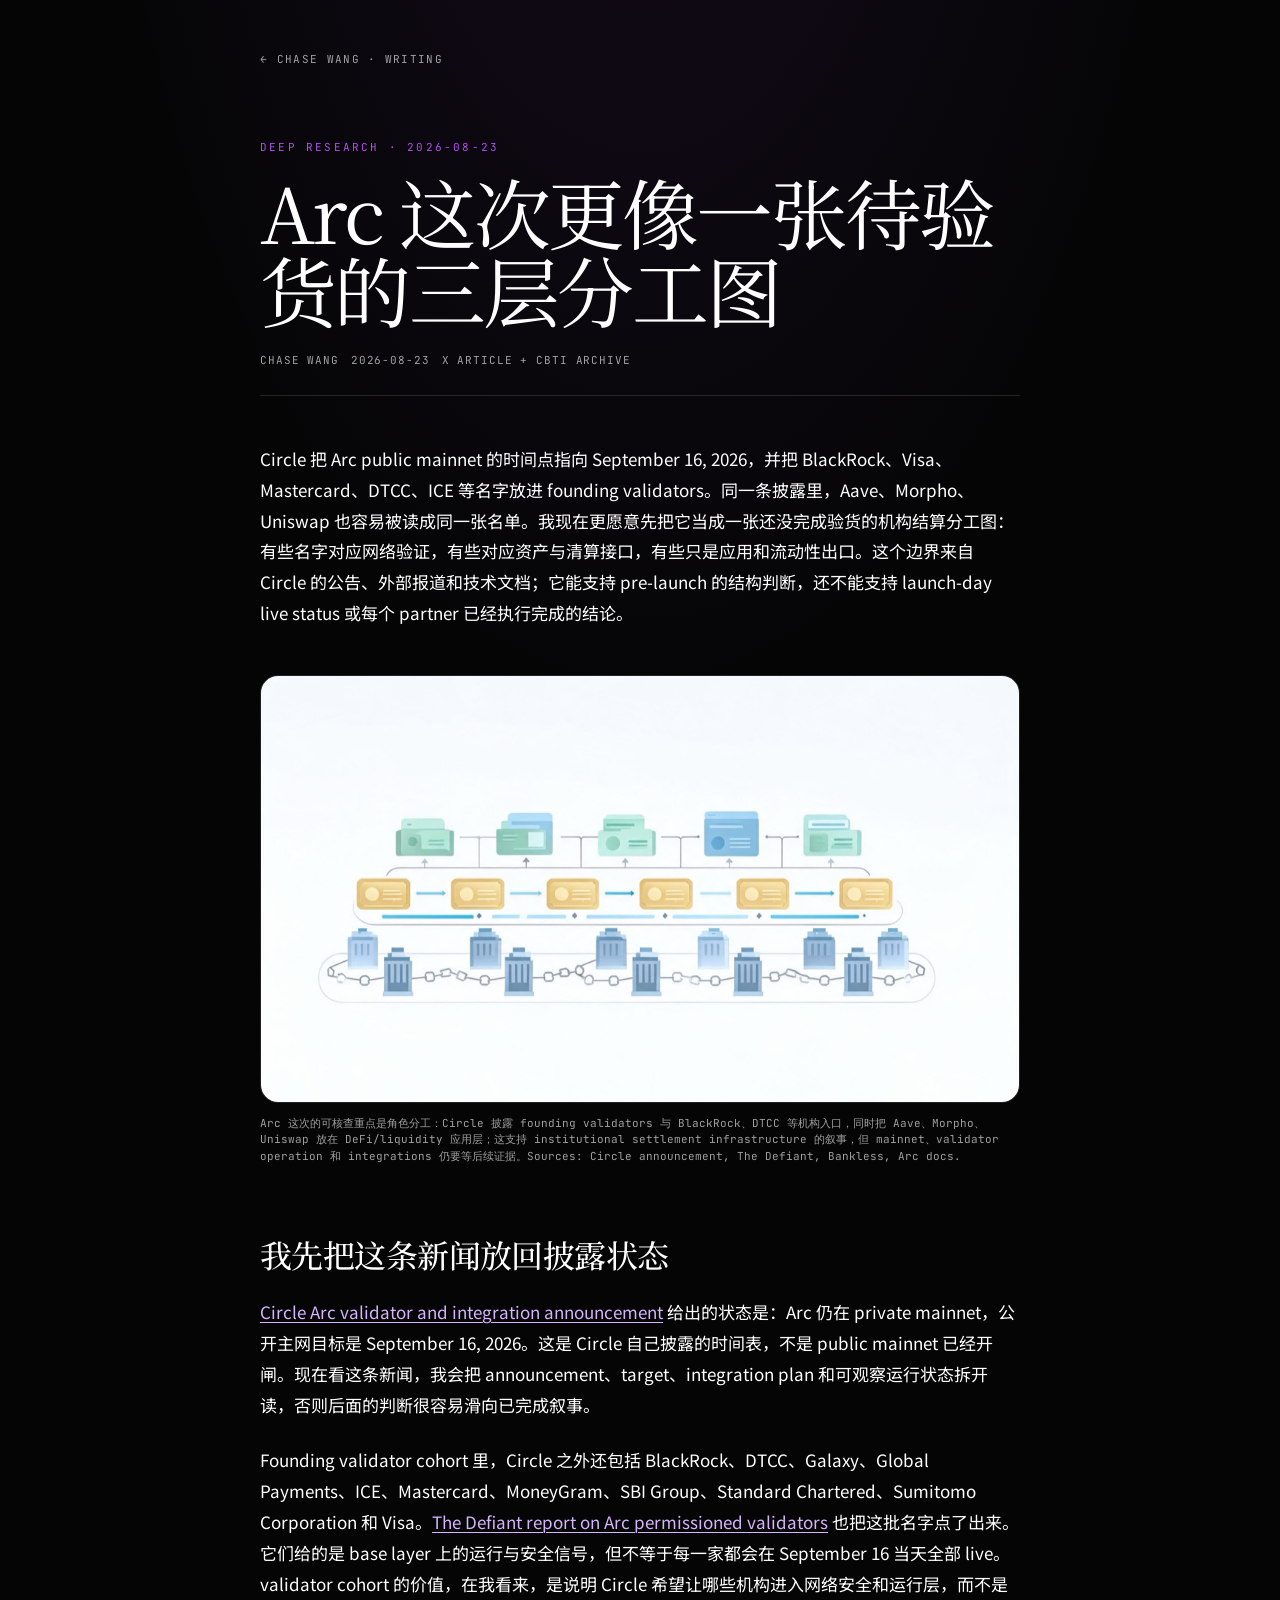
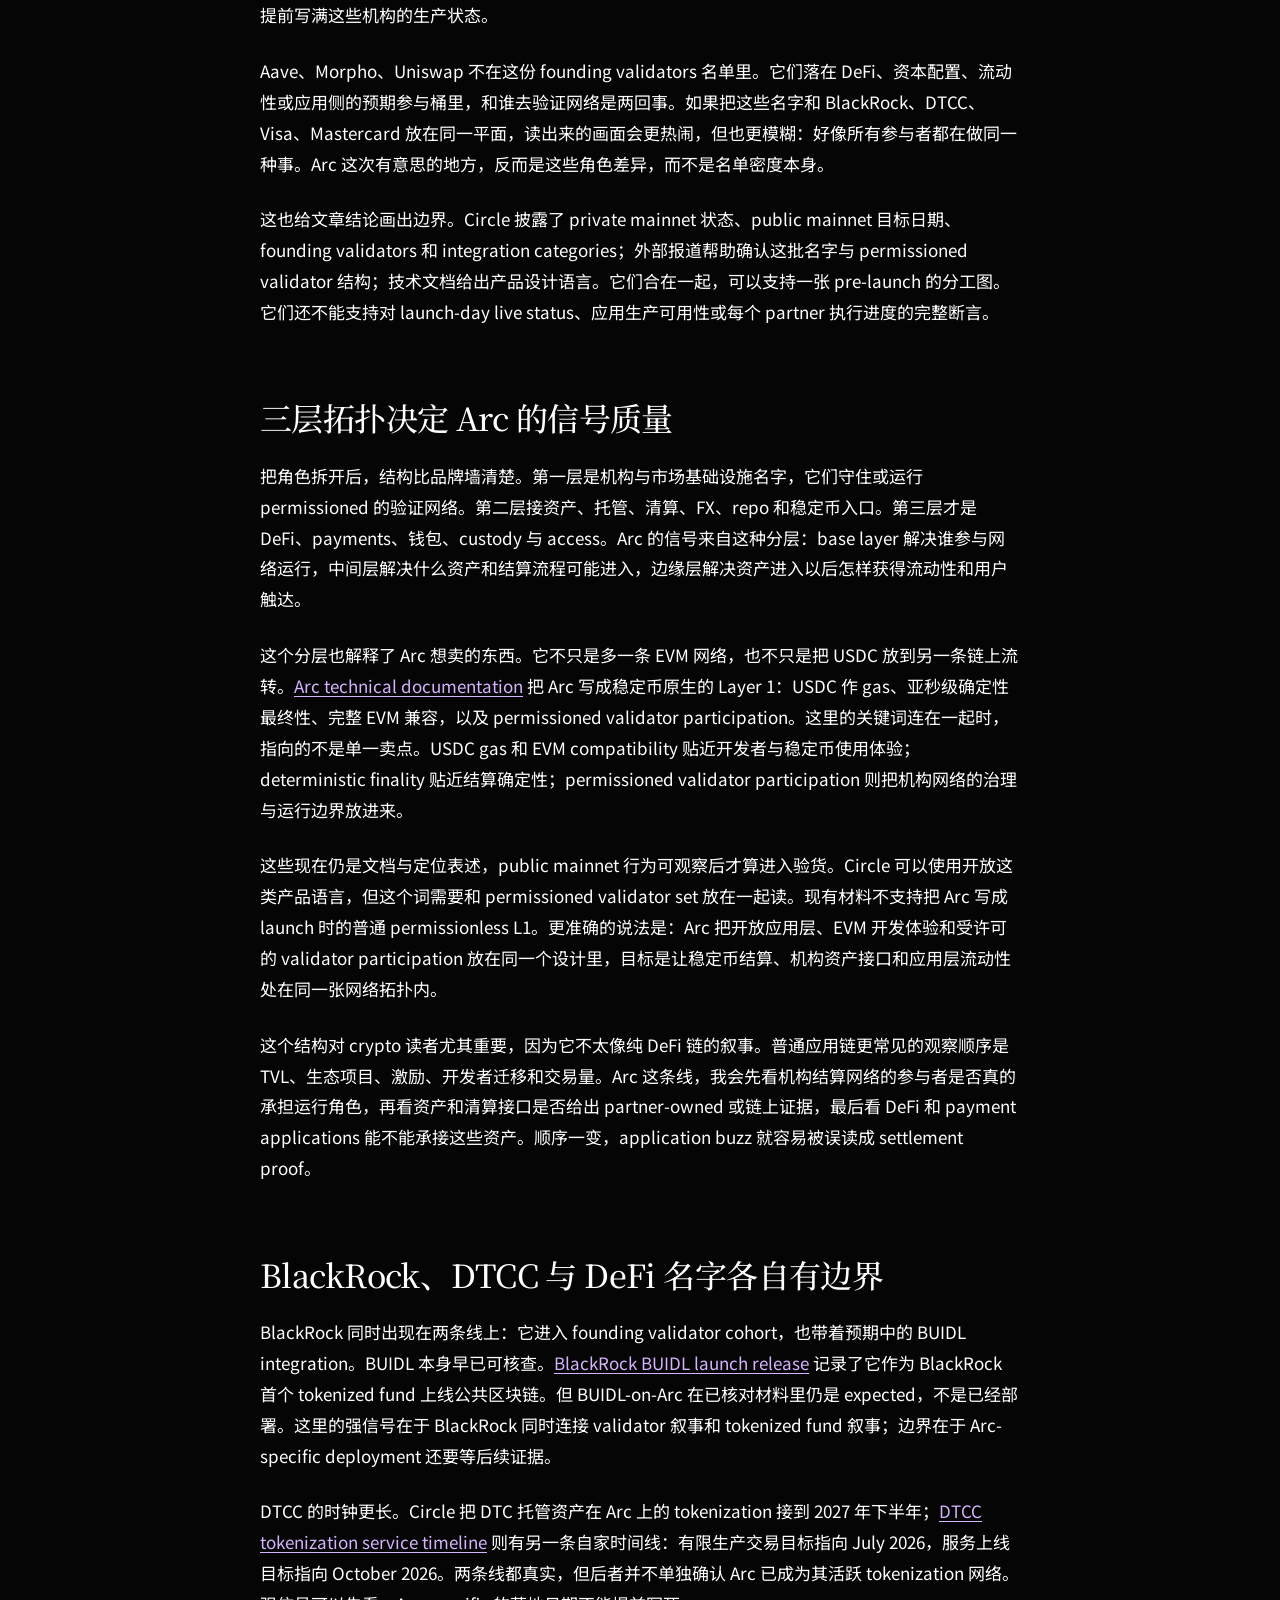
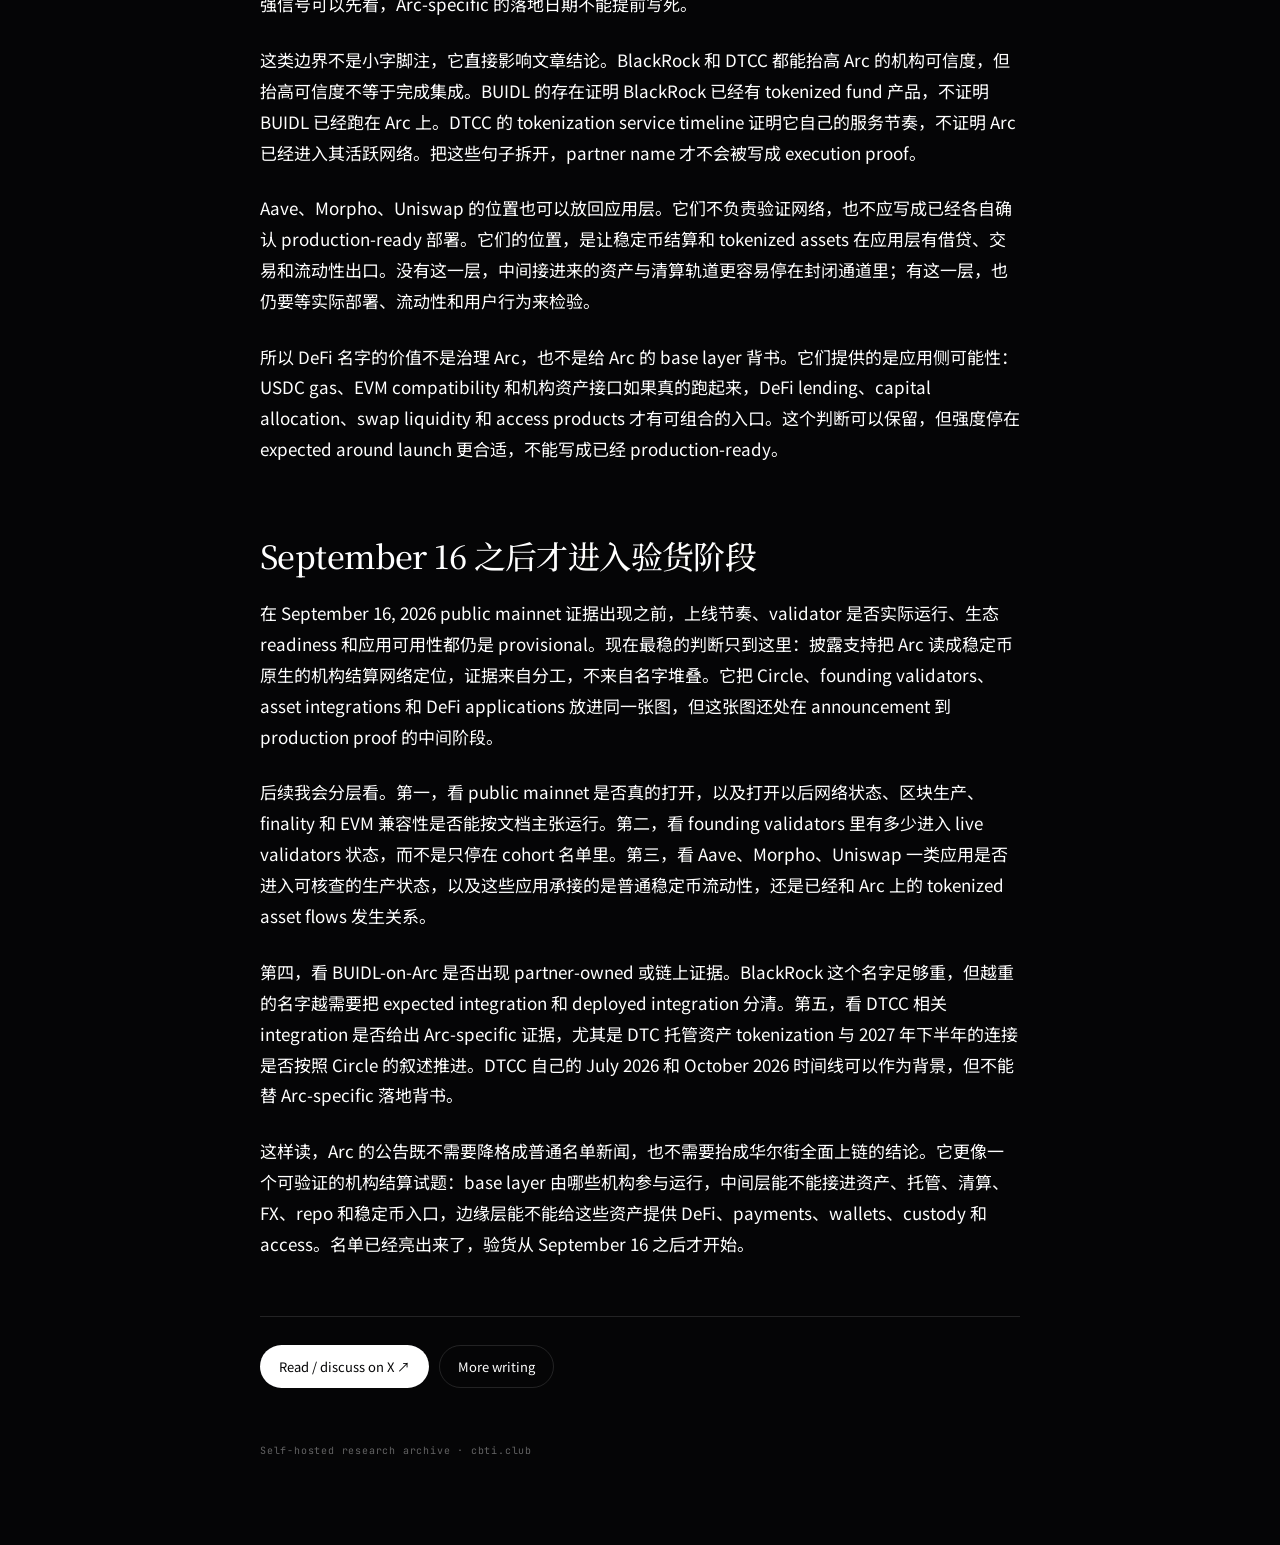
<file: writings/arc/index.html>
<!doctype html>
<html lang="zh">
<head>
  <meta charset="utf-8">
  <meta name="viewport" content="width=device-width,initial-scale=1">
  <title>Arc 这次更像一张待验货的三层分工图 · Chase Wang</title>
  <meta name="description" content=" Circle 把 Arc public mainnet 的时间点指向 September 16, 2026，并把 BlackRock、Visa、Mastercard、DTCC、ICE 等名字放进 founding validators。同一条披露里，Aave、Morpho、Uniswap 也容易被读成同一张名单。我现在更愿意先把它当成一张还没完成验货的机构结算分工图：有些名字对应网络验证，有些对应资产与清算接口，有些只是应用和流动性出">
  <link rel="canonical" href="https://cbti.club/writings/arc/">
  <meta property="og:type" content="article">
  <meta property="og:title" content="Arc 这次更像一张待验货的三层分工图">
  <meta property="og:url" content="https://cbti.club/writings/arc/">
  <meta property="og:image" content="https://cbti.club/writings/arc/article-visual.jpg">
  <link rel="preconnect" href="https://fonts.googleapis.com">
  <link href="https://fonts.googleapis.com/css2?family=Barlow:wght@400;500;600&family=Instrument+Serif:ital@0;1&family=JetBrains+Mono&family=Noto+Sans+SC:wght@400;500;600&family=Noto+Serif+SC:wght@400;500;600&display=swap" rel="stylesheet">
  <style>:root{--bg:#050506;--fg:#fff;--muted:rgba(255,255,255,.62);--line:rgba(255,255,255,.12);--accent:#b24bf3;--serif:'Noto Serif SC','Instrument Serif',Georgia,serif;--sans:'Noto Sans SC','Barlow',system-ui,sans-serif;--mono:'JetBrains Mono',ui-monospace,monospace}*{box-sizing:border-box}html{background:var(--bg);color:var(--fg);font-family:var(--sans)}body{margin:0;min-height:100vh;background:radial-gradient(ellipse 70% 40% at 50% -10%,rgba(178,75,243,.1),transparent 62%),var(--bg);-webkit-font-smoothing:antialiased}.page{width:min(760px,calc(100% - 40px));margin:auto;padding:44px 0 88px}.back{color:var(--muted);font:11px var(--mono);letter-spacing:.12em;text-decoration:none;text-transform:uppercase}.back:hover{color:#fff}.eyebrow{margin:72px 0 18px;color:var(--accent);font:11px var(--mono);letter-spacing:.2em;text-transform:uppercase}h1{font:400 clamp(2.55rem,7vw,4.8rem)/1.02 var(--serif);letter-spacing:-.035em;margin:0 0 24px}.meta{display:flex;gap:12px;flex-wrap:wrap;color:var(--muted);font:11px var(--mono);letter-spacing:.08em;padding-bottom:28px;border-bottom:1px solid var(--line)}.article{font-size:17px;line-height:1.82;margin-top:48px}.article p{margin:0 0 1.45em}.article h2,.article h3,.article h4{font-family:var(--serif);font-weight:500;line-height:1.2;letter-spacing:-.018em;margin:2.2em 0 .75em}.article h2{font-size:2rem}.article h3{font-size:1.5rem}.article a{color:#d6b4ff;text-decoration-thickness:1px;text-underline-offset:3px}.article strong{color:#fff}.article ul,.article ol{padding-left:1.35em;margin:0 0 1.5em}.article li{padding-left:.25em;margin:.5em 0}.article blockquote{font:italic 1.35rem/1.5 var(--serif);color:rgba(255,255,255,.8);border-left:2px solid var(--accent);margin:2em 0;padding:.15em 0 .15em 1.25em}.article figure{margin:2.7em 0}.article img{width:100%;height:auto;border-radius:18px;border:1px solid var(--line);display:block}.article figcaption{color:var(--muted);font:11px/1.5 var(--mono);margin-top:12px}.article hr{border:0;border-top:1px solid var(--line);margin:3em 0}.article pre{overflow:auto;background:rgba(255,255,255,.045);border:1px solid var(--line);border-radius:12px;padding:18px;font:13px/1.65 var(--mono)}.table-wrap{overflow-x:auto;margin:2em 0;border:1px solid var(--line);border-radius:12px}.article table{border-collapse:collapse;width:100%;font-size:14px}.article th,.article td{padding:12px 14px;text-align:left;vertical-align:top;border-bottom:1px solid var(--line)}.article th{font:600 11px var(--mono);letter-spacing:.05em}.article tr:last-child td{border-bottom:0}.actions{display:flex;gap:10px;flex-wrap:wrap;margin-top:56px;padding-top:28px;border-top:1px solid var(--line)}.action{border:1px solid var(--line);border-radius:999px;color:#fff;font-size:13px;padding:11px 18px;text-decoration:none}.action.primary{background:#fff;color:#050506}.footer{color:rgba(255,255,255,.38);font:10px var(--mono);letter-spacing:.08em;margin-top:56px}@media(max-width:600px){.page{width:min(100% - 28px,760px);padding-top:28px}.eyebrow{margin-top:50px}.article{font-size:16px}.article h2{font-size:1.7rem}}</style>
</head>
<body>
  <main class="page">
    <a class="back" href="/#chase">← Chase Wang · Writing</a>
    <div class="eyebrow">Deep research · 2026-08-23</div>
    <h1>Arc 这次更像一张待验货的三层分工图</h1>
    <div class="meta"><span>CHASE WANG</span><span>2026-08-23</span><span>X ARTICLE + CBTI ARCHIVE</span></div>
    <article class="article"><p>Circle 把 Arc public mainnet 的时间点指向 September 16, 2026，并把 BlackRock、Visa、Mastercard、DTCC、ICE 等名字放进 founding validators。同一条披露里，Aave、Morpho、Uniswap 也容易被读成同一张名单。我现在更愿意先把它当成一张还没完成验货的机构结算分工图：有些名字对应网络验证，有些对应资产与清算接口，有些只是应用和流动性出口。这个边界来自 Circle 的公告、外部报道和技术文档；它能支持 pre-launch 的结构判断，还不能支持 launch-day live status 或每个 partner 已经执行完成的结论。</p>
<figure><img src="./article-visual.jpg" alt="An abstract three-layer Arc settlement stack: institutional validators at the base, tokenized asset and clearing integrations in the middle, and DeFi, payment, and access applications at the edge."><figcaption>Arc 这次的可核查重点是角色分工：Circle 披露 founding validators 与 BlackRock、DTCC 等机构入口，同时把 Aave、Morpho、Uniswap 放在 DeFi/liquidity 应用层；这支持 institutional settlement infrastructure 的叙事，但 mainnet、validator operation 和 integrations 仍要等后续证据。Sources: Circle announcement, The Defiant, Bankless, Arc docs.</figcaption></figure>
<h2>我先把这条新闻放回披露状态</h2>
<p><a href="https://www.circle.com/pressroom/circle-announces-founding-validator-cohort-and-major-integrations-for-arc-ahead-of-september-16-mainnet-launch" target="_blank" rel="noopener">Circle Arc validator and integration announcement</a> 给出的状态是：Arc 仍在 private mainnet，公开主网目标是 September 16, 2026。这是 Circle 自己披露的时间表，不是 public mainnet 已经开闸。现在看这条新闻，我会把 announcement、target、integration plan 和可观察运行状态拆开读，否则后面的判断很容易滑向已完成叙事。</p>
<p>Founding validator cohort 里，Circle 之外还包括 BlackRock、DTCC、Galaxy、Global Payments、ICE、Mastercard、MoneyGram、SBI Group、Standard Chartered、Sumitomo Corporation 和 Visa。<a href="https://thedefiant.io/converge/blockchains/circle-names-blackrock-visa-ice-and-dtcc-among-11-founding-arc-validators" target="_blank" rel="noopener">The Defiant report on Arc permissioned validators</a> 也把这批名字点了出来。它们给的是 base layer 上的运行与安全信号，但不等于每一家都会在 September 16 当天全部 live。validator cohort 的价值，在我看来，是说明 Circle 希望让哪些机构进入网络安全和运行层，而不是提前写满这些机构的生产状态。</p>
<p>Aave、Morpho、Uniswap 不在这份 founding validators 名单里。它们落在 DeFi、资本配置、流动性或应用侧的预期参与桶里，和谁去验证网络是两回事。如果把这些名字和 BlackRock、DTCC、Visa、Mastercard 放在同一平面，读出来的画面会更热闹，但也更模糊：好像所有参与者都在做同一种事。Arc 这次有意思的地方，反而是这些角色差异，而不是名单密度本身。</p>
<p>这也给文章结论画出边界。Circle 披露了 private mainnet 状态、public mainnet 目标日期、founding validators 和 integration categories；外部报道帮助确认这批名字与 permissioned validator 结构；技术文档给出产品设计语言。它们合在一起，可以支持一张 pre-launch 的分工图。它们还不能支持对 launch-day live status、应用生产可用性或每个 partner 执行进度的完整断言。</p>
<h2>三层拓扑决定 Arc 的信号质量</h2>
<p>把角色拆开后，结构比品牌墙清楚。第一层是机构与市场基础设施名字，它们守住或运行 permissioned 的验证网络。第二层接资产、托管、清算、FX、repo 和稳定币入口。第三层才是 DeFi、payments、钱包、custody 与 access。Arc 的信号来自这种分层：base layer 解决谁参与网络运行，中间层解决什么资产和结算流程可能进入，边缘层解决资产进入以后怎样获得流动性和用户触达。</p>
<p>这个分层也解释了 Arc 想卖的东西。它不只是多一条 EVM 网络，也不只是把 USDC 放到另一条链上流转。<a href="https://docs.arc.io/arc-chain" target="_blank" rel="noopener">Arc technical documentation</a> 把 Arc 写成稳定币原生的 Layer 1：USDC 作 gas、亚秒级确定性最终性、完整 EVM 兼容，以及 permissioned validator participation。这里的关键词连在一起时，指向的不是单一卖点。USDC gas 和 EVM compatibility 贴近开发者与稳定币使用体验；deterministic finality 贴近结算确定性；permissioned validator participation 则把机构网络的治理与运行边界放进来。</p>
<p>这些现在仍是文档与定位表述，public mainnet 行为可观察后才算进入验货。Circle 可以使用开放这类产品语言，但这个词需要和 permissioned validator set 放在一起读。现有材料不支持把 Arc 写成 launch 时的普通 permissionless L1。更准确的说法是：Arc 把开放应用层、EVM 开发体验和受许可的 validator participation 放在同一个设计里，目标是让稳定币结算、机构资产接口和应用层流动性处在同一张网络拓扑内。</p>
<p>这个结构对 crypto 读者尤其重要，因为它不太像纯 DeFi 链的叙事。普通应用链更常见的观察顺序是 TVL、生态项目、激励、开发者迁移和交易量。Arc 这条线，我会先看机构结算网络的参与者是否真的承担运行角色，再看资产和清算接口是否给出 partner-owned 或链上证据，最后看 DeFi 和 payment applications 能不能承接这些资产。顺序一变，application buzz 就容易被误读成 settlement proof。</p>
<h2>BlackRock、DTCC 与 DeFi 名字各自有边界</h2>
<p>BlackRock 同时出现在两条线上：它进入 founding validator cohort，也带着预期中的 BUIDL integration。BUIDL 本身早已可核查。<a href="https://www.businesswire.com/news/home/20240320771318/en/BlackRock-Launches-Its-First-Tokenized-Fund-BUIDL-on-the-Ethereum-Network" target="_blank" rel="noopener">BlackRock BUIDL launch release</a> 记录了它作为 BlackRock 首个 tokenized fund 上线公共区块链。但 BUIDL-on-Arc 在已核对材料里仍是 expected，不是已经部署。这里的强信号在于 BlackRock 同时连接 validator 叙事和 tokenized fund 叙事；边界在于 Arc-specific deployment 还要等后续证据。</p>
<p>DTCC 的时钟更长。Circle 把 DTC 托管资产在 Arc 上的 tokenization 接到 2027 年下半年；<a href="https://www.dtcc.com/news/2026/may/04/dtcc-advances-development-of-new-tokenization-service" target="_blank" rel="noopener">DTCC tokenization service timeline</a> 则有另一条自家时间线：有限生产交易目标指向 July 2026，服务上线目标指向 October 2026。两条线都真实，但后者并不单独确认 Arc 已成为其活跃 tokenization 网络。强信号可以先看，Arc-specific 的落地日期不能提前写死。</p>
<p>这类边界不是小字脚注，它直接影响文章结论。BlackRock 和 DTCC 都能抬高 Arc 的机构可信度，但抬高可信度不等于完成集成。BUIDL 的存在证明 BlackRock 已经有 tokenized fund 产品，不证明 BUIDL 已经跑在 Arc 上。DTCC 的 tokenization service timeline 证明它自己的服务节奏，不证明 Arc 已经进入其活跃网络。把这些句子拆开，partner name 才不会被写成 execution proof。</p>
<p>Aave、Morpho、Uniswap 的位置也可以放回应用层。它们不负责验证网络，也不应写成已经各自确认 production-ready 部署。它们的位置，是让稳定币结算和 tokenized assets 在应用层有借贷、交易和流动性出口。没有这一层，中间接进来的资产与清算轨道更容易停在封闭通道里；有这一层，也仍要等实际部署、流动性和用户行为来检验。</p>
<p>所以 DeFi 名字的价值不是治理 Arc，也不是给 Arc 的 base layer 背书。它们提供的是应用侧可能性：USDC gas、EVM compatibility 和机构资产接口如果真的跑起来，DeFi lending、capital allocation、swap liquidity 和 access products 才有可组合的入口。这个判断可以保留，但强度停在 expected around launch 更合适，不能写成已经 production-ready。</p>
<h2>September 16 之后才进入验货阶段</h2>
<p>在 September 16, 2026 public mainnet 证据出现之前，上线节奏、validator 是否实际运行、生态 readiness 和应用可用性都仍是 provisional。现在最稳的判断只到这里：披露支持把 Arc 读成稳定币原生的机构结算网络定位，证据来自分工，不来自名字堆叠。它把 Circle、founding validators、asset integrations 和 DeFi applications 放进同一张图，但这张图还处在 announcement 到 production proof 的中间阶段。</p>
<p>后续我会分层看。第一，看 public mainnet 是否真的打开，以及打开以后网络状态、区块生产、finality 和 EVM 兼容性是否能按文档主张运行。第二，看 founding validators 里有多少进入 live validators 状态，而不是只停在 cohort 名单里。第三，看 Aave、Morpho、Uniswap 一类应用是否进入可核查的生产状态，以及这些应用承接的是普通稳定币流动性，还是已经和 Arc 上的 tokenized asset flows 发生关系。</p>
<p>第四，看 BUIDL-on-Arc 是否出现 partner-owned 或链上证据。BlackRock 这个名字足够重，但越重的名字越需要把 expected integration 和 deployed integration 分清。第五，看 DTCC 相关 integration 是否给出 Arc-specific 证据，尤其是 DTC 托管资产 tokenization 与 2027 年下半年的连接是否按照 Circle 的叙述推进。DTCC 自己的 July 2026 和 October 2026 时间线可以作为背景，但不能替 Arc-specific 落地背书。</p>
<p>这样读，Arc 的公告既不需要降格成普通名单新闻，也不需要抬成华尔街全面上链的结论。它更像一个可验证的机构结算试题：base layer 由哪些机构参与运行，中间层能不能接进资产、托管、清算、FX、repo 和稳定币入口，边缘层能不能给这些资产提供 DeFi、payments、wallets、custody 和 access。名单已经亮出来了，验货从 September 16 之后才开始。</p></article>
    <nav class="actions">
      <a class="action primary" href="https://x.com/ChaseWang/status/2091360293163016402" target="_blank" rel="noopener">Read / discuss on X ↗</a>
      <a class="action" href="/#chase">More writing</a>
    </nav>
    <footer class="footer">Self-hosted research archive · cbti.club</footer>
  </main>
</body>
</html>
</file>
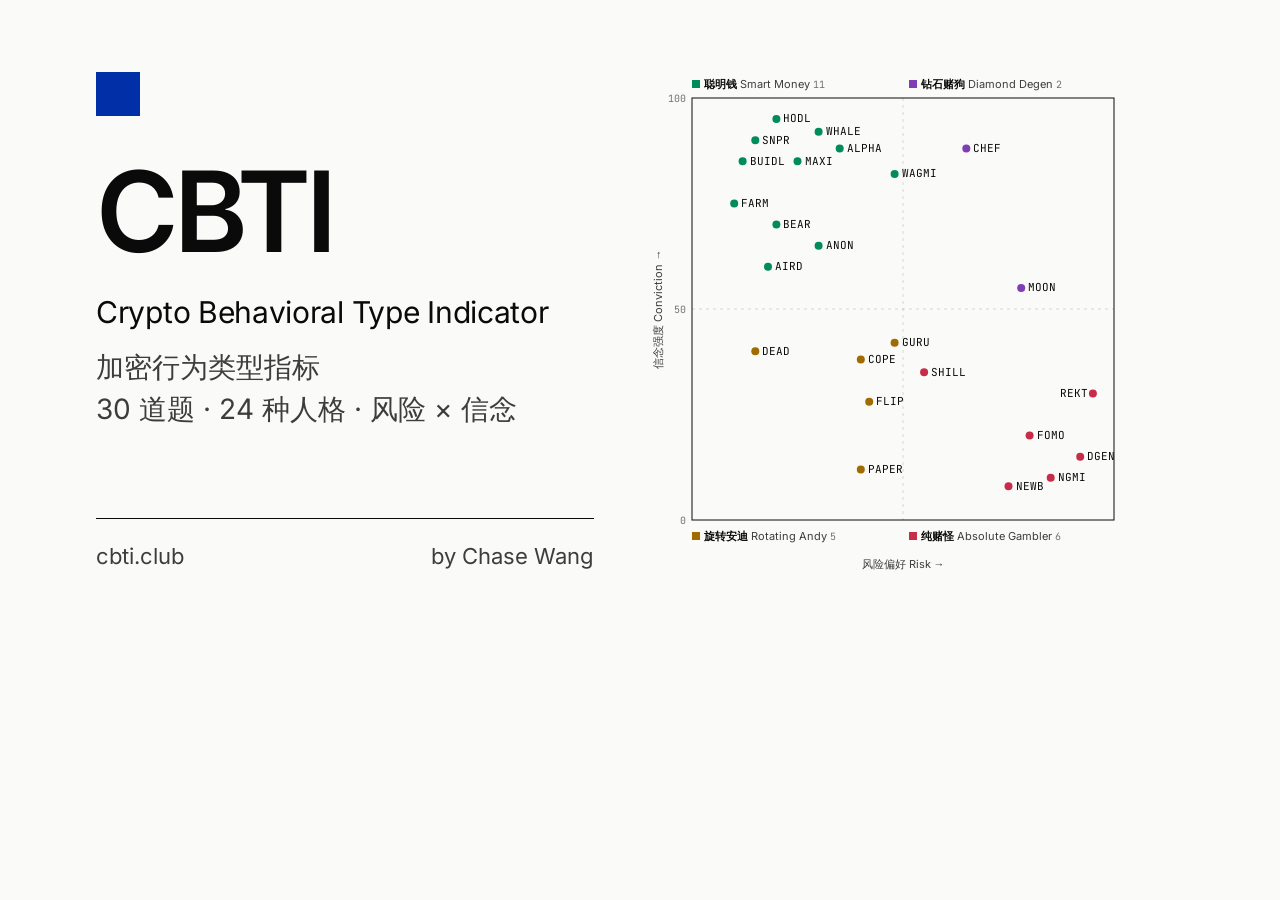
<file: scripts/brand/og.html>
<!DOCTYPE html>
<html lang="zh-Hans">
<head>
<meta charset="utf-8">
<meta name="viewport" content="width=1200">
<title>CBTI OG card</title>
<link rel="stylesheet" href="/assets/cw/cw.css">
<link rel="stylesheet" href="/assets/cbti/cbti.css">
<style>
  html, body { margin: 0; width: 1200px; height: 630px; overflow: hidden; }
  body { display: block; min-height: 0; background: var(--surface); }
  .card { box-sizing: border-box; width: 1200px; height: 630px; padding: 72px 80px 56px 96px; display: grid; grid-template-columns: 1fr 470px; column-gap: 56px; }
  .copy { display: flex; flex-direction: column; }
  .mark { width: 44px; height: 44px; background: var(--accent); }
  .name { margin-top: 44px; font-size: 112px; font-weight: 600; line-height: .92; letter-spacing: -0.045em; color: var(--text); }
  .line { margin-top: 30px; font-size: 30px; line-height: 1.3; letter-spacing: -0.01em; color: var(--text); }
  .line-zh { margin-top: 14px; font-size: 28px; line-height: 1.5; color: var(--text-2); }
  .base { margin-top: auto; display: flex; justify-content: space-between; padding-top: 20px; border-top: 1px solid var(--line-strong); font-family: var(--font-mono); font-size: 22px; color: var(--text-2); }
  .map { align-self: center; margin-top: 0; min-height: 0; }
</style>
</head>
<body>
  <div id="landing" class="screen" hidden></div>
  <div class="card">
    <div class="copy">
      <div class="mark"></div>
      <div class="name" lang="en">CBTI</div>
      <div class="line" lang="en">Crypto Behavioral Type Indicator</div>
      <div class="line-zh">加密行为类型指标<br>30 道题 · 24 种人格 · 风险 × 信念</div>
      <div class="base"><span lang="en">cbti.club</span><span lang="en">by Chase Wang</span></div>
    </div>
    <div class="cbti-map map" id="og-map"></div>
  </div>
  <script src="/data.js"></script>
  <script src="/app.js"></script>
  <script>TypeMap.mount(document.getElementById('og-map'), {});</script>
</body>
</html>
</file>
<file: assets/cw/cw.css>
/* cw-system v1 — shared by chasewang.me and cbti.club.
   Byte-identical in both repositories (scripts/check-shared.mjs). One writer: chasewang-me.
   Layers: fonts → tokens → base → layout → components → reduced motion.
   Guizang Swiss: paper, ink, one accent (IKB). Mono is for metadata only. */

/* ── Fonts: self-hosted, same origin, no third-party requests (R-deep T2) ── */
@font-face {
  font-family: "Inter";
  src: url("/assets/fonts/inter-latin-wght.v5.woff2") format("woff2");
  font-weight: 100 900;
  font-style: normal;
  font-display: swap;
  unicode-range: U+0000-00FF, U+0131, U+0152-0153, U+02BB-02BC, U+02C6, U+02DA, U+02DC,
    U+0304, U+0308, U+0329, U+2000-206F, U+20AC, U+2122, U+2191, U+2193, U+2212, U+2215, U+FEFF, U+FFFD;
}
/* Same file. Leaves ‘ ’ “ ” — … to the Chinese system font inside [lang|=zh] text. */
@font-face {
  font-family: "Inter Han-safe";
  src: url("/assets/fonts/inter-latin-wght.v5.woff2") format("woff2");
  font-weight: 100 900;
  font-style: normal;
  font-display: swap;
  unicode-range: U+0000-00FF, U+0131, U+0152-0153, U+02BB-02BC, U+02C6, U+02DA, U+02DC,
    U+0304, U+0308, U+0329, U+2000-2013, U+2015-2017, U+201A-201B, U+201E-2025, U+2027-206F,
    U+20AC, U+2122, U+2191, U+2193, U+2212, U+2215, U+FEFF, U+FFFD;
}
@font-face {
  font-family: "JetBrains Mono";
  src: url("/assets/fonts/jetbrains-mono-latin-400.v5.woff2") format("woff2");
  font-weight: 400;
  font-style: normal;
  font-display: swap;
  unicode-range: U+0000-00FF, U+0131, U+0152-0153, U+02BB-02BC, U+02C6, U+02DA, U+02DC,
    U+0304, U+0308, U+0329, U+2000-206F, U+20AC, U+2122, U+2191, U+2193, U+2212, U+2215, U+FEFF, U+FFFD;
}
/* Chinese double quotes “ ” as full-width glyphs. PingFang SC draws them proportional (0.55em, measured);
   Hiragino Sans GB (macOS) draws them 1em. Single quotes stay out so English apostrophes do not widen. */
@font-face {
  font-family: "CJK Quotes";
  src: local("Hiragino Sans GB W3"), local("HiraginoSansGB-W3");
  font-weight: 100 500;
  unicode-range: U+201C-201D;
}
@font-face {
  font-family: "CJK Quotes";
  src: local("Hiragino Sans GB W6"), local("HiraginoSansGB-W6");
  font-weight: 600 900;
  unicode-range: U+201C-201D;
}
/* Metric-matched local fallback while Inter loads (values computed from the Inter v5 and Arial files). */
@font-face {
  font-family: "Inter Fallback";
  src: local("Arial"), local("ArialMT");
  font-weight: 100 500;
  size-adjust: 107.57%;
  ascent-override: 90.06%;
  descent-override: 22.42%;
  line-gap-override: 0%;
  unicode-range: U+0000-00FF, U+0131, U+0152-0153, U+02BB-02BC, U+02C6, U+02DA, U+02DC,
    U+0304, U+0308, U+0329, U+2000-206F, U+20AC, U+2122, U+2191, U+2193, U+2212, U+2215, U+FEFF, U+FFFD;
}
@font-face {
  font-family: "Inter Fallback";
  src: local("Arial Bold"), local("Arial-BoldMT");
  font-weight: 600 900;
  size-adjust: 107.57%;
  ascent-override: 90.06%;
  descent-override: 22.42%;
  line-gap-override: 0%;
  unicode-range: U+0000-00FF, U+0131, U+0152-0153, U+02BB-02BC, U+02C6, U+02DA, U+02DC,
    U+0304, U+0308, U+0329, U+2000-206F, U+20AC, U+2122, U+2191, U+2193, U+2212, U+2215, U+FEFF, U+FFFD;
}
@font-face {
  font-family: "Inter Fallback Han-safe";
  src: local("Arial"), local("ArialMT");
  font-weight: 100 500;
  size-adjust: 107.57%;
  ascent-override: 90.06%;
  descent-override: 22.42%;
  line-gap-override: 0%;
  unicode-range: U+0000-00FF, U+0131, U+0152-0153, U+02BB-02BC, U+02C6, U+02DA, U+02DC,
    U+0304, U+0308, U+0329, U+2000-2013, U+2015-2017, U+201A-201B, U+201E-2025, U+2027-206F,
    U+20AC, U+2122, U+2191, U+2193, U+2212, U+2215, U+FEFF, U+FFFD;
}
@font-face {
  font-family: "Inter Fallback Han-safe";
  src: local("Arial Bold"), local("Arial-BoldMT");
  font-weight: 600 900;
  size-adjust: 107.57%;
  ascent-override: 90.06%;
  descent-override: 22.42%;
  line-gap-override: 0%;
  unicode-range: U+0000-00FF, U+0131, U+0152-0153, U+02BB-02BC, U+02C6, U+02DA, U+02DC,
    U+0304, U+0308, U+0329, U+2000-2013, U+2015-2017, U+201A-201B, U+201E-2025, U+2027-206F,
    U+20AC, U+2122, U+2191, U+2193, U+2212, U+2215, U+FEFF, U+FFFD;
}

/* ── Tokens ── */
:root {
  /* Palette (Guizang Swiss). gray-700 is the one addition: paragraph-length secondary text. */
  --cw-paper: #fafaf8;
  --cw-ink: #0a0a0a;
  --cw-gray-100: #f0f0ee;
  --cw-gray-300: #d4d4d2;
  --cw-gray-500: #737373;
  --cw-gray-700: #3d3d3b;
  --cw-hairline: rgba(10, 10, 10, 0.14);
  --cw-ikb: #002fa7;

  /* Semantic roles. Light theme only in v1; a dark theme redefines these, not the palette. */
  --surface: var(--cw-paper);
  --surface-raised: var(--cw-gray-100);
  --text: var(--cw-ink);            /* 18.94:1 on paper, 17.35:1 on raised */
  --text-2: var(--cw-gray-700);     /* 10.42:1 on paper, 9.54:1 on raised */
  --text-muted: var(--cw-gray-500); /* 4.54:1 on paper only (4.16:1 on raised) — one-line metadata; never on raised */
  --line: var(--cw-hairline);
  --line-strong: var(--cw-ink);
  --line-soft: var(--cw-gray-300);
  --accent: var(--cw-ikb);          /* 10.23:1 on paper, 9.37:1 on raised */
  --on-accent: var(--cw-paper);     /* 10.23:1 on accent */
  --focus: var(--cw-ikb);
  --selection-bg: var(--cw-ikb);
  --selection-text: var(--cw-paper);

  /* Product data layer: categorical series. Products override these four (cbti: quadrants). */
  --data-1: var(--cw-ink);
  --data-2: var(--cw-ikb);
  --data-3: var(--cw-gray-500);
  --data-4: var(--cw-gray-300);

  /* Type */
  --font-cjk: "PingFang SC", "Hiragino Sans GB", "Microsoft YaHei", "Noto Sans CJK SC", "Source Han Sans SC", "Noto Sans SC";
  --font-sans: "Inter", "Inter Fallback", "Helvetica Neue", Helvetica, Arial, var(--font-cjk), sans-serif;
  --font-sans-zh: "Inter Han-safe", "Inter Fallback Han-safe", "CJK Quotes", var(--font-cjk), "Helvetica Neue", Arial, sans-serif;
  --font-mono: "JetBrains Mono", ui-monospace, "SF Mono", Menlo, Consolas, var(--font-cjk), monospace;

  --fs-micro: 0.75rem;                                      /* 12 */
  --fs-meta: 0.8125rem;                                     /* 13 */
  --fs-small: 0.9375rem;                                    /* 15 */
  --fs-body: 1.0625rem;                                     /* 17 */
  --fs-h3: 1.1875rem;                                       /* 19 */
  --fs-lede: clamp(1.25rem, 1.05rem + 0.8vw, 1.625rem);     /* 20 → 26 */
  --fs-h2: clamp(1.375rem, 1.2rem + 0.6vw, 1.75rem);        /* 22 → 28 */
  --fs-h1: clamp(2.25rem, 1.6rem + 2.6vw, 3.5rem);          /* 36 → 56 */
  --fs-display: clamp(2.875rem, 1.9rem + 4.2vw, 5.25rem);   /* 46 → 84 */

  --lh-display: 0.96;
  --lh-heading: 1.12;
  --lh-snug: 1.3;
  --lh-body: 1.6;
  --lh-zh: 1.8;

  --tr-display: -0.04em;
  --tr-heading: -0.025em;
  --tr-title: -0.012em;

  /* Space: 4px base */
  --sp-1: 0.25rem;
  --sp-2: 0.5rem;
  --sp-3: 0.75rem;
  --sp-4: 1rem;
  --sp-5: 1.5rem;
  --sp-6: 2rem;
  --sp-7: 3rem;
  --sp-8: 4rem;
  --sp-9: 6rem;
  --sp-10: 8rem;
  --section-gap: clamp(3.5rem, 2.4rem + 4vw, 6.5rem);

  /* Layout: 12 columns */
  --page-max: 77.5rem;                       /* 1240 */
  --gutter: clamp(1rem, 0.4rem + 3vw, 2.5rem); /* 16 → 40 */
  --col-gap: clamp(1rem, 0.6rem + 1.2vw, 1.5rem);
  --measure: 66ch;
  --measure-zh: 40em;

  /* Shape, motion */
  --radius: 0;
  --bw: 1px;
  --dur-1: 120ms;
  --dur-2: 200ms;
  --ease: cubic-bezier(0.2, 0, 0, 1);
}

/* ── Base ── */
*,
*::before,
*::after { box-sizing: border-box; }

html {
  font-size: 100%;
  line-height: var(--lh-body);
  color: var(--text);
  background: var(--surface);
  -webkit-text-size-adjust: 100%;
  text-size-adjust: 100%;
  font-kerning: normal;
  text-rendering: optimizeLegibility;
  -webkit-font-smoothing: antialiased;
  -moz-osx-font-smoothing: grayscale;
  scroll-padding-top: var(--sp-6);
}

body {
  margin: 0;
  min-height: 100vh;
  min-height: 100dvh;
  display: flex;
  flex-direction: column;
  background: var(--surface);
  color: var(--text);
  font-size: var(--fs-body);
  overflow-wrap: break-word;
}

main { flex: 1 0 auto; display: block; }

h1, h2, h3, h4, h5, h6 { margin: 0; font-weight: 600; line-height: var(--lh-heading); }
p, ul, ol, dl, dd, figure, blockquote { margin: 0; }
img, svg, video, canvas { display: block; max-width: 100%; height: auto; }
button, input, select, textarea { font: inherit; color: inherit; }
button { cursor: pointer; }
[hidden] { display: none !important; }
time, .cw-num { font-variant-numeric: tabular-nums; }
abbr[title] { text-decoration: none; }
::selection { background: var(--selection-bg); color: var(--selection-text); }

a {
  color: inherit;
  text-decoration-line: underline;
  text-decoration-thickness: 1px;
  text-decoration-color: var(--line);
  text-underline-offset: 0.2em;
  transition: color var(--dur-1) var(--ease), text-decoration-color var(--dur-1) var(--ease);
}
a:hover { color: var(--accent); text-decoration-color: currentColor; }

:where(a, button, input, select, textarea, summary, [tabindex]):focus-visible {
  outline: 2px solid var(--focus);
  outline-offset: 3px;
  border-radius: var(--radius);
}
:where(a, button, summary):focus:not(:focus-visible) { outline: none; }

/* Font stacks switch only at explicit lang boundaries (the lang attribute) and are inherited from there,
   so a Chinese page cannot push its stack onto English content or onto mono metadata below it.
   Chinese: system CJK fonts, 400/600 only, no letter-spacing, no faux italics (R-deep T2 D4–D7). */
:where(html, [lang|="en"]) { font-family: var(--font-sans); }
:where([lang|="zh"]) {
  font-family: var(--font-sans-zh);
  letter-spacing: 0;
  text-autospace: normal;
}
/* Mono metadata stays mono all the way down, including interface strings that carry their own lang. */
:where(.cw-mono, .cw-kicker, .cw-seg button, .cw-section-aside, .cw-subhead, .cw-row-date, .cw-row-tags,
  .cw-row-chans, .cw-badge, .cw-chan, .cw-kv dt, .cw-footer-label, .cw-footer-base) [lang] { font-family: inherit; }
:where(p, li, dd, blockquote, figcaption, td, th):lang(zh) { line-height: var(--lh-zh); }
:where(em, i, cite, blockquote, dfn):lang(zh) { font-style: normal; }
:is(h1, h2, h3, h4, .cw-display, .cw-title, .cw-row-title, .cw-article-title):lang(zh) { letter-spacing: 0; }

/* Interface language (chasewang.me EN/中 control). Content keeps its own lang. */
html:not([data-lang="zh"]) .i-zh,
html[data-lang="zh"] .i-en { display: none !important; }

.cw-mono { font-family: var(--font-mono); font-weight: 400; letter-spacing: 0; }
.cw-muted { color: var(--text-muted); }
.cw-visually-hidden {
  position: absolute !important;
  width: 1px; height: 1px;
  padding: 0; margin: -1px;
  overflow: hidden;
  clip: rect(0 0 0 0);
  white-space: nowrap;
  border: 0;
}
.cw-clamp-2,
.cw-clamp-3 {
  display: -webkit-box;
  -webkit-box-orient: vertical;
  overflow: hidden;
}
.cw-clamp-2 { -webkit-line-clamp: 2; line-clamp: 2; }
.cw-clamp-3 { -webkit-line-clamp: 3; line-clamp: 3; }

/* ── Layout ── */
.cw-container {
  width: 100%;
  max-width: calc(var(--page-max) + 2 * var(--gutter));
  margin-inline: auto;
  padding-inline: var(--gutter);
}
.cw-grid {
  display: grid;
  grid-template-columns: repeat(12, minmax(0, 1fr));
  column-gap: var(--col-gap);
}
.cw-stack > * + * { margin-top: var(--stack, var(--sp-4)); }

/* ── Skip link ── */
.cw-skip {
  position: absolute;
  left: var(--gutter);
  top: var(--sp-3);
  z-index: 100;
  padding: var(--sp-2) var(--sp-3);
  background: var(--accent);
  color: var(--on-accent);
  font-size: var(--fs-small);
  font-weight: 500;
  text-decoration: none;
}
.cw-skip:not(:focus) {
  width: 1px; height: 1px;
  padding: 0;
  overflow: hidden;
  clip: rect(0 0 0 0);
  white-space: nowrap;
}

/* ── Brand: IKB square + wordmark (the wordmark text differs per site) ── */
.cw-mark {
  display: inline-block;
  flex: none;
  width: 0.72em;
  height: 0.72em;
  background: var(--accent);
}
.cw-brand {
  display: inline-flex;
  align-items: center;
  gap: 0.55em;
  color: var(--text);
  font-size: 1rem;
  font-weight: 600;
  letter-spacing: var(--tr-title);
  line-height: 1;
  text-decoration: none;
  white-space: nowrap;
}
.cw-brand:hover { color: var(--text); }
.cw-brand:hover .cw-wordmark { text-decoration: underline; text-decoration-thickness: 1px; text-underline-offset: 0.25em; }

/* ── Site header ── */
.cw-header { border-bottom: var(--bw) solid var(--line); }
.cw-header-inner {
  display: grid;
  grid-template-columns: auto 1fr auto;
  grid-template-areas: "brand nav tools";
  align-items: center;
  column-gap: var(--sp-6);
  min-height: 4rem;
}
.cw-header .cw-brand { grid-area: brand; }
.cw-nav { grid-area: nav; justify-self: end; }
.cw-header-tools {
  grid-area: tools;
  display: flex;
  align-items: center;
  gap: var(--sp-4);
}
.cw-nav ul {
  display: flex;
  flex-wrap: wrap;
  gap: var(--sp-1) var(--sp-6);
  margin: 0;
  padding: 0;
  list-style: none;
}
.cw-nav a {
  display: inline-block;
  padding-block: var(--sp-2);
  color: var(--text);
  font-size: var(--fs-small);
  font-weight: 500;
  text-decoration: none;
}
.cw-nav a:lang(zh) { font-weight: 400; }
.cw-nav a:hover { color: var(--accent); }
.cw-nav a[aria-current="page"],
.cw-nav a[aria-current="true"] {
  color: var(--accent);
  text-decoration: underline;
  text-decoration-thickness: 2px;
  text-decoration-color: var(--accent);
  text-underline-offset: 0.45em;
}
.cw-header-link {
  color: var(--text);
  font-size: var(--fs-small);
  text-decoration: none;
  white-space: nowrap;
}
.cw-header-link:hover { color: var(--accent); }

@media (max-width: 40rem) {
  .cw-header-inner {
    grid-template-columns: 1fr auto;
    grid-template-areas: "brand tools" "nav nav";
    column-gap: var(--sp-4);
    row-gap: 0;
    padding-top: var(--sp-3);
    padding-bottom: var(--sp-1);
    min-height: 0;
  }
  .cw-nav { justify-self: start; }
  .cw-nav ul { gap: 0 var(--sp-5); }
  .cw-nav a { padding-block: var(--sp-3); }
}

/* ── Segmented control (language, filters). State = fill + weight, not color alone. ── */
.cw-seg {
  display: inline-flex;
  flex-wrap: wrap;
  align-items: stretch;
  gap: 0;
  border: var(--bw) solid var(--line-strong);
}
.cw-seg button {
  min-height: 2.25rem;
  margin: 0;
  padding: 0 var(--sp-3);
  border: 0;
  border-left: var(--bw) solid var(--line-strong);
  background: transparent;
  color: var(--text);
  font-family: var(--font-mono);
  font-size: var(--fs-meta);
  line-height: 1;
  transition: background-color var(--dur-1) var(--ease), color var(--dur-1) var(--ease);
}
.cw-seg button:first-child { border-left: 0; }
.cw-seg button:hover { background: var(--surface-raised); }
.cw-seg button[aria-pressed="true"] { background: var(--text); color: var(--surface); }
.cw-seg button:focus-visible { outline-offset: 2px; position: relative; z-index: 1; }

/* Quiet variant for the header language control: "EN / 中". */
.cw-seg--quiet { border: 0; gap: var(--sp-1); }
.cw-seg--quiet button {
  min-width: 2.25rem;
  min-height: 2.25rem;
  padding: 0 var(--sp-1);
  border: 0;
  color: var(--text-muted);
  text-decoration: none;
}
.cw-seg--quiet button:hover { background: transparent; color: var(--text); }
.cw-seg--quiet button[aria-pressed="true"] {
  background: transparent;
  color: var(--text);
  text-decoration: underline;
  text-decoration-thickness: 2px;
  text-decoration-color: var(--accent);
  text-underline-offset: 0.45em;
}
.cw-seg--quiet .cw-seg-sep { align-self: center; color: var(--line-soft); font-family: var(--font-mono); font-size: var(--fs-meta); }

/* ── Page head (index pages) ── */
.cw-pagehead {
  padding-top: clamp(3rem, 2rem + 4vw, 6rem);
  padding-bottom: clamp(2rem, 1.5rem + 2vw, 3.5rem);
}
.cw-kicker {
  font-family: var(--font-mono);
  font-size: var(--fs-meta);
  line-height: 1.5;
  letter-spacing: 0;
  color: var(--text-muted);
}
.cw-kicker a { color: inherit; }
.cw-kicker a:hover { color: var(--accent); }
.cw-display {
  font-size: var(--fs-display);
  font-weight: 600;
  line-height: var(--lh-display);
  letter-spacing: var(--tr-display);
}
.cw-title {
  font-size: var(--fs-h1);
  font-weight: 600;
  line-height: var(--lh-heading);
  letter-spacing: var(--tr-heading);
  text-wrap: balance;
}
.cw-lede {
  font-size: var(--fs-lede);
  font-weight: 400;
  line-height: 1.35;
  letter-spacing: -0.01em;
  color: var(--text);
  max-width: 34em;
  text-wrap: pretty;
}
.cw-lede:lang(zh) { line-height: 1.6; letter-spacing: 0; }
.cw-body-copy {
  font-size: var(--fs-body);
  line-height: var(--lh-body);
  color: var(--text-2);
  max-width: var(--measure);
  text-wrap: pretty;
}
.cw-body-copy:lang(zh) { line-height: var(--lh-zh); max-width: var(--measure-zh); }

/* ── Section: strong rule + 12-column head aligned with index rows ── */
.cw-section { margin-top: var(--section-gap); }
.cw-section-head {
  display: grid;
  grid-template-columns: repeat(12, minmax(0, 1fr));
  column-gap: var(--col-gap);
  align-items: baseline;
  padding-top: var(--sp-4);
  padding-bottom: var(--sp-5);
  border-top: var(--bw) solid var(--line-strong);
}
.cw-section-title {
  grid-column: 1 / span 2;
  font-size: 1.5rem;
  font-weight: 600;
  line-height: 1.2;
  letter-spacing: var(--tr-heading);
}
.cw-section-title a { color: inherit; text-decoration: none; }
.cw-section-title a:hover { color: var(--accent); }
.cw-section-desc {
  grid-column: 3 / span 7;
  color: var(--text-2);
  font-size: var(--fs-small);
  line-height: 1.5;
  max-width: 44em;
  text-wrap: pretty;
}
.cw-section-desc:lang(zh) { line-height: 1.7; }
.cw-section-aside {
  grid-column: 10 / span 3;
  justify-self: end;
  font-family: var(--font-mono);
  font-size: var(--fs-meta);
  color: var(--text-muted);
  text-align: right;
}
.cw-section-aside a { color: var(--accent); text-decoration-color: currentColor; }
.cw-section-aside a:hover { color: var(--text); }
.cw-subhead {
  margin-top: var(--sp-6);
  padding-block: var(--sp-3);
  border-top: var(--bw) solid var(--line);
  font-family: var(--font-mono);
  font-size: var(--fs-meta);
  font-weight: 400;
  color: var(--text-muted);
}

/* ── Index rows: date | title + dek | tags / channels ── */
.cw-index { margin: 0; padding: 0; list-style: none; }
.cw-row {
  display: grid;
  grid-template-columns: repeat(12, minmax(0, 1fr));
  grid-template-rows: auto 1fr;
  column-gap: var(--col-gap);
  padding-block: var(--sp-5);
  border-top: var(--bw) solid var(--line);
}
.cw-row:first-child { border-top-color: transparent; }
.cw-section-head + .cw-index > .cw-row:first-child { border-top-color: var(--line); }
.cw-row-date {
  grid-column: 1 / span 2;
  grid-row: 1 / span 2;
  padding-top: 0.2em;
  font-family: var(--font-mono);
  font-size: var(--fs-meta);
  line-height: 1.4;
  color: var(--text-muted);
  white-space: nowrap;
}
.cw-row-main { grid-column: 3 / span 7; grid-row: 1 / span 2; min-width: 0; }
.cw-row-tags,
.cw-row-chans {
  grid-column: 10 / span 3;
  display: flex;
  flex-wrap: wrap;
  align-items: baseline;
  gap: var(--sp-1) var(--sp-3);
  font-family: var(--font-mono);
  font-size: var(--fs-meta);
  line-height: 1.5;
}
.cw-row-tags { grid-row: 1; color: var(--text-2); }
.cw-row-chans { grid-row: 2; align-self: start; margin-top: var(--sp-1); column-gap: var(--sp-4); }
.cw-row-title {
  font-size: var(--fs-h3);
  font-weight: 600;
  line-height: var(--lh-snug);
  letter-spacing: var(--tr-title);
  text-wrap: pretty;
}
.cw-row-title:lang(zh) { font-size: 1.125rem; line-height: 1.5; }
.cw-row-title a { color: var(--text); text-decoration: none; }
.cw-row-title a:hover { color: var(--accent); text-decoration: underline; text-decoration-thickness: 1px; text-underline-offset: 0.2em; }
.cw-row-sub { font-weight: 400; color: var(--text-2); }
.cw-row-dek {
  margin-top: var(--sp-2);
  max-width: 40em;
  color: var(--text-2);
  font-size: var(--fs-small);
  line-height: 1.55;
  text-wrap: pretty;
}
.cw-row-dek:lang(zh) { line-height: 1.75; }
.cw-row--compact { padding-block: var(--sp-4); }

@media (max-width: 56rem) {
  .cw-section-title { grid-column: 1 / span 3; }
  .cw-section-desc { grid-column: 4 / span 6; }
  .cw-row-date { grid-column: 1 / span 3; }
  .cw-row-main { grid-column: 4 / span 6; }
  .cw-row-tags, .cw-row-chans { grid-column: 10 / span 3; }
}
@media (max-width: 40rem) {
  .cw-section-head { grid-template-columns: 1fr auto; row-gap: var(--sp-2); }
  .cw-section-title { grid-column: 1; font-size: 1.25rem; }
  .cw-section-aside { grid-column: 2; grid-row: 1; }
  .cw-section-desc { grid-column: 1 / -1; }
  .cw-row {
    grid-template-columns: auto minmax(0, 1fr);
    grid-template-rows: auto;
    column-gap: var(--sp-3);
    row-gap: var(--sp-2);
    padding-block: var(--sp-4) var(--sp-5);
  }
  .cw-row-date { grid-column: 1; grid-row: 1; padding-top: 0; }
  .cw-row-tags { grid-column: 2; grid-row: 1; color: var(--text-muted); }
  .cw-row-main { grid-column: 1 / -1; grid-row: 2; }
  .cw-row-chans { grid-column: 1 / -1; grid-row: 3; margin-top: 0; }
}

/* ── Badges and channel links (mono metadata) ── */
.cw-badge {
  display: inline-block;
  padding: 0 0.4em;
  border: var(--bw) solid var(--line-soft);
  color: var(--text-2);
  font-family: var(--font-mono);
  font-size: var(--fs-micro);
  line-height: 1.6;
  white-space: nowrap;
}
.cw-badge--solid { border-color: var(--text); background: var(--text); color: var(--surface); }
.cw-badge--accent { border-color: var(--accent); color: var(--accent); }
.cw-sep { color: var(--line-soft); }
.cw-tag + .cw-tag::before {
  content: "·";
  margin-right: var(--sp-3);
  color: var(--text-muted);
}
.cw-chan {
  display: inline-block;
  padding-block: 0.25rem;
  color: var(--accent);
  font-family: var(--font-mono);
  font-size: var(--fs-meta);
  line-height: 1.4;
  text-decoration: none;
  white-space: nowrap;
}
.cw-chan:hover { color: var(--text); text-decoration: underline; }
.cw-chan-lang { color: var(--text-muted); }
.cw-chan:hover .cw-chan-lang { color: inherit; }

/* ── Links and buttons ── */
.cw-link {
  color: var(--accent);
  font-weight: 500;
  text-decoration: underline;
  text-decoration-thickness: 1px;
  text-decoration-color: currentColor;
  text-underline-offset: 0.25em;
}
.cw-link:hover { color: var(--text); }
.cw-arrow { display: inline-block; margin-left: 0.2em; font-family: var(--font-mono); font-weight: 400; }
.cw-btn {
  display: inline-flex;
  align-items: center;
  justify-content: center;
  gap: var(--sp-2);
  min-height: 2.75rem;
  padding: 0 var(--sp-5);
  border: var(--bw) solid var(--text);
  border-radius: var(--radius);
  background: transparent;
  color: var(--text);
  font-size: var(--fs-small);
  font-weight: 500;
  line-height: 1;
  text-decoration: none;
  white-space: nowrap;
  transition: background-color var(--dur-1) var(--ease), color var(--dur-1) var(--ease), border-color var(--dur-1) var(--ease);
}
.cw-btn:hover { background: var(--text); color: var(--surface); }
.cw-btn--primary { border-color: var(--accent); background: var(--accent); color: var(--on-accent); }
.cw-btn--primary:hover { border-color: var(--text); background: var(--text); color: var(--surface); }
.cw-btn--quiet { border-color: transparent; padding-inline: var(--sp-2); }
.cw-btn--quiet:hover { background: transparent; color: var(--accent); }
.cw-btn:active { transform: translateY(1px); }
.cw-btn:disabled,
.cw-btn[aria-disabled="true"] { opacity: 0.4; cursor: not-allowed; transform: none; }
.cw-btn:disabled:hover,
.cw-btn[aria-disabled="true"]:hover { background: transparent; color: var(--text); }
.cw-btn--primary:disabled:hover,
.cw-btn--primary[aria-disabled="true"]:hover { background: var(--accent); color: var(--on-accent); border-color: var(--accent); }

/* ── Card: only for a self-contained object (a product, a callout). Border, no shadow. ── */
.cw-card {
  padding: var(--sp-5);
  border: var(--bw) solid var(--line);
  background: var(--surface);
}
a.cw-card { display: block; color: inherit; text-decoration: none; transition: border-color var(--dur-1) var(--ease); }
a.cw-card:hover { border-color: var(--text); color: inherit; }

/* ── Key–value list (facts, article details) ── */
.cw-kv { display: grid; gap: var(--sp-3); margin: 0; }
.cw-kv > div { display: grid; gap: 0.1rem; }
.cw-kv dt { font-family: var(--font-mono); font-size: var(--fs-micro); line-height: 1.5; color: var(--text-muted); }
.cw-kv dd { margin: 0; font-size: var(--fs-small); line-height: 1.5; color: var(--text); }
.cw-kv--inline > div { grid-template-columns: minmax(6rem, 1fr) 3fr; gap: var(--sp-4); align-items: baseline; }

/* ── Meter and progress: product data bars (fill uses a --data-* series) ── */
.cw-meter {
  position: relative;
  display: block;
  height: 0.375rem;
  background: var(--surface-raised);
  overflow: hidden;
}
.cw-meter > span {
  display: block;
  height: 100%;
  width: calc(var(--value, 0) * 100%);
  background: var(--meter-color, var(--accent));
}
progress.cw-progress {
  -webkit-appearance: none;
  appearance: none;
  display: block;
  width: 100%;
  height: 0.25rem;
  border: 0;
  background: var(--surface-raised);
  color: var(--accent);
}
progress.cw-progress::-webkit-progress-bar { background: var(--surface-raised); }
progress.cw-progress::-webkit-progress-value { background: var(--accent); transition: width var(--dur-2) var(--ease); }
progress.cw-progress::-moz-progress-bar { background: var(--accent); }

/* ── Footer ── */
.cw-footer {
  margin-top: var(--section-gap);
  border-top: var(--bw) solid var(--line-strong);
  font-size: var(--fs-small);
}
.cw-footer-inner {
  display: grid;
  grid-template-columns: repeat(12, minmax(0, 1fr));
  column-gap: var(--col-gap);
  row-gap: var(--sp-5);
  padding-top: var(--sp-6);
  padding-bottom: var(--sp-7);
}
.cw-footer-brand { grid-column: 1 / span 4; }
.cw-footer-brand p { margin-top: var(--sp-3); color: var(--text-2); max-width: 26em; }
.cw-footer-nav { grid-column: 5 / span 3; }
.cw-footer-links { grid-column: 8 / span 5; }
.cw-footer-nav ul,
.cw-footer-links ul { margin: 0; padding: 0; list-style: none; display: grid; gap: var(--sp-2); }
.cw-footer-links ul { grid-template-columns: repeat(2, minmax(0, max-content)); column-gap: var(--sp-6); }
.cw-footer a { color: var(--text); text-decoration: none; }
.cw-footer a:hover { color: var(--accent); text-decoration: underline; }
.cw-footer-label {
  margin-bottom: var(--sp-3);
  font-family: var(--font-mono);
  font-size: var(--fs-micro);
  color: var(--text-muted);
}
.cw-footer-base {
  grid-column: 1 / -1;
  display: flex;
  flex-wrap: wrap;
  justify-content: space-between;
  gap: var(--sp-2) var(--sp-5);
  padding-top: var(--sp-4);
  border-top: var(--bw) solid var(--line);
  font-family: var(--font-mono);
  font-size: var(--fs-micro);
  color: var(--text-muted);
}
.cw-footer-base a { color: var(--text-muted); text-decoration: underline; text-decoration-color: var(--line); }
@media (max-width: 56rem) {
  .cw-footer-brand { grid-column: 1 / -1; }
  .cw-footer-nav { grid-column: 1 / span 5; }
  .cw-footer-links { grid-column: 6 / -1; }
}
@media (max-width: 40rem) {
  .cw-footer-nav, .cw-footer-links { grid-column: 1 / -1; }
  .cw-footer-links ul { grid-template-columns: repeat(2, minmax(0, 1fr)); }
}

/* ── 404 ── */
.cw-404 { padding-top: clamp(3rem, 2rem + 6vw, 8rem); }
.cw-404 .cw-title { margin-top: var(--sp-3); max-width: 16em; }
.cw-404 .cw-body-copy { margin-top: var(--sp-4); }
.cw-404-links { margin: var(--sp-6) 0 0; padding: 0; list-style: none; display: flex; flex-wrap: wrap; gap: var(--sp-3); }

/* ── Motion: state feedback only ── */
@media (prefers-reduced-motion: reduce) {
  *,
  *::before,
  *::after {
    transition-duration: 0.01ms !important;
    animation-duration: 0.01ms !important;
    animation-iteration-count: 1 !important;
    scroll-behavior: auto !important;
  }
  .cw-btn:active { transform: none; }
}
</file>
<file: assets/cbti/cbti.css>
/* CBTI product layer on cw-system. Loads after /assets/cw/cw.css.
   Layout for the three product screens (landing, quiz, result) plus the one token set
   cw-system leaves to products: the quadrant data palette.
   Quadrant colours come from the previous DESIGN.md. They mark data only (dots, swatches,
   rules). Quadrant names are always set in ink beside a swatch: Smart Money green is
   4.11:1 and Rotating Andy amber 4.37:1 on paper, below AA for text; all four pass the
   3:1 non-text threshold (lowest 3.76:1 on --surface-raised). */

:root {
  --q-smart: #008c58;
  --q-diamond: #7f3eb5;
  --q-rotating: #a06b00;
  --q-gambler: #c72d49;
  --data-1: var(--q-smart);
  --data-2: var(--q-diamond);
  --data-3: var(--q-rotating);
  --data-4: var(--q-gambler);
}

.q-smart { --q: var(--q-smart); }
.q-diamond { --q: var(--q-diamond); }
.q-rotating { --q: var(--q-rotating); }
.q-gambler { --q: var(--q-gambler); }

.q-swatch {
  display: inline-block;
  flex: none;
  width: 0.625em;
  height: 0.625em;
  background: var(--q, var(--text));
}

/* Product mono containers pass mono down to children that carry their own lang (cw-system v5 rule
   for containers outside its list). */
.cbti-q-meta [lang] { font-family: inherit; }

/* ── Screens: one document, three states ── */
.screen { display: none; }
.screen.active { display: block; }
.cbti-noscript {
  margin-top: var(--sp-5);
  padding: var(--sp-4);
  border: var(--bw) solid var(--line-strong);
  font-size: var(--fs-small);
}

/* ── Landing: hero ── */
.cbti-hero {
  display: grid;
  grid-template-columns: repeat(12, minmax(0, 1fr));
  column-gap: var(--col-gap);
  row-gap: var(--sp-7);
  align-items: start;
  padding-top: clamp(2.5rem, 1.4rem + 4vw, 5.5rem);
}
.cbti-hero-copy { grid-column: 1 / span 5; }
.cbti-hero-map { grid-column: 7 / span 6; }
.cbti-hero-title { margin-top: var(--sp-4); }
.cbti-hero-lede { margin-top: var(--sp-5); }
.cbti-hero-en { margin-top: var(--sp-3); font-size: var(--fs-small); }
.cbti-hero-actions {
  display: flex;
  flex-wrap: wrap;
  align-items: center;
  gap: var(--sp-3) var(--sp-5);
  margin-top: var(--sp-6);
}
.cbti-hero-actions .cw-btn { min-width: 12rem; }

.cbti-facts {
  display: grid;
  grid-template-columns: repeat(4, minmax(0, 1fr));
  column-gap: var(--col-gap);
  margin-top: var(--sp-7);
  border-top: var(--bw) solid var(--line-strong);
}
.cbti-facts > div {
  display: flex;
  flex-direction: column-reverse;
  justify-content: flex-end;
  gap: var(--sp-1);
  padding-top: var(--sp-3);
}
.cbti-facts dd {
  margin: 0;
  font-family: var(--font-mono);
  font-size: var(--fs-h2);
  line-height: 1.1;
  font-variant-numeric: tabular-nums;
}
.cbti-facts dt { font-size: var(--fs-small); line-height: 1.35; color: var(--text-2); }
.cbti-facts dt [lang="en"] { display: block; font-size: var(--fs-micro); color: var(--text-muted); }
/* Caption of the facts row: what the dimension count does and does not decide. */
.cbti-facts-note { margin-top: var(--sp-3); font-size: var(--fs-meta); line-height: 1.6; color: var(--text-2); }

.cbti-note {
  margin-top: var(--sp-5);
  font-size: var(--fs-small);
  line-height: 1.6;
  color: var(--text-2);
}

/* ── Type map (landing and result share one SVG renderer) ── */
.cbti-map-head {
  display: flex;
  flex-wrap: wrap;
  justify-content: space-between;
  align-items: baseline;
  gap: var(--sp-2) var(--sp-4);
  padding-bottom: var(--sp-3);
  border-bottom: var(--bw) solid var(--line);
}
.cbti-map-title { font-size: var(--fs-small); font-weight: 600; }
.cbti-map-title [lang="en"] { font-weight: 400; color: var(--text-2); }
.cbti-map-meta { font-family: var(--font-mono); font-size: var(--fs-meta); color: var(--text-muted); }
.cbti-map { position: relative; margin-top: var(--sp-4); min-height: 16rem; }
.cbti-map svg { width: 100%; height: auto; overflow: visible; }

.tm-frame { fill: none; stroke: var(--line-strong); stroke-width: 1; }
.tm-mid { stroke: var(--line); stroke-width: 1; stroke-dasharray: 3 4; }
.tm-tick { fill: var(--text-muted); font-family: var(--font-mono); font-size: 10px; }
.tm-axis { fill: var(--text-2); font-size: 11px; }
.tm-qname { fill: var(--text); font-size: 11px; font-weight: 600; }
.tm-qname-en { fill: var(--text-2); font-weight: 400; }
.tm-qswatch { fill: var(--q); }
.tm-qcount { fill: var(--text-muted); font-family: var(--font-mono); font-weight: 400; font-size: 10px; }
.tm-dot { fill: var(--q); }
/* Label font-size is set per text element by the renderer (it also sizes the collision boxes). */
.tm-code { fill: var(--text); font-family: var(--font-mono); }
.tm--result .tm-pt:not(.is-you) .tm-dot { opacity: 0.45; }
.tm--result .tm-pt:not(.is-you) .tm-code { fill: var(--text-muted); }
.tm-pt.is-you .tm-dot { opacity: 1; }
.tm-pt.is-you .tm-ring { fill: none; stroke: var(--text); stroke-width: 1.5; }
.tm-pt.is-you .tm-code { fill: var(--text); }
.tm-you-bg { fill: var(--surface); }

/* ── Landing: types index ── */
.cbti-types {
  display: grid;
  grid-template-columns: repeat(2, minmax(0, 1fr));
  column-gap: calc(var(--col-gap) * 2);
  row-gap: var(--sp-6);
  align-items: start;
}
.cbti-types-col > * + * { margin-top: var(--sp-6); }
.cbti-quad-head {
  position: relative;
  display: flex;
  flex-wrap: wrap;
  align-items: center;
  gap: var(--sp-1) var(--sp-3);
  min-height: 2.75rem;
  padding-block: var(--sp-3);
  padding-right: 1.75rem;
  border-top: var(--bw) solid var(--line-strong);
  font-size: var(--fs-small);
  font-weight: 600;
  line-height: 1.4;
  cursor: pointer;
  list-style: none;
}
.cbti-quad-head::-webkit-details-marker { display: none; }
.cbti-quad-head::after {
  content: "+";
  position: absolute;
  right: 0;
  top: var(--sp-3);
  width: 1.25rem;
  font-family: var(--font-mono);
  font-weight: 400;
  text-align: center;
  color: var(--text-muted);
}
.cbti-quad[open] > .cbti-quad-head::after { content: "−"; color: var(--text); }
.cbti-quad-head:hover { color: var(--accent); }
.cbti-quad-codes {
  flex-basis: 100%;
  font-family: var(--font-mono);
  font-size: var(--fs-meta);
  font-weight: 400;
  line-height: 1.6;
  color: var(--text-2);
}
.cbti-quad[open] .cbti-quad-codes { display: none; }
.cbti-quad-head [lang="en"] { font-weight: 400; color: var(--text-2); }
.cbti-quad-rule {
  margin-left: auto;
  font-family: var(--font-mono);
  font-size: var(--fs-meta);
  font-weight: 400;
  color: var(--text-muted);
}
.cbti-type-list { margin: 0; padding: 0; list-style: none; }
.cbti-type {
  display: grid;
  grid-template-columns: 4.25rem minmax(0, 1fr) auto;
  column-gap: var(--sp-4);
  padding-block: var(--sp-4);
  border-top: var(--bw) solid var(--line);
}
.cbti-type-code {
  padding-top: 0.2em;
  font-family: var(--font-mono);
  font-size: var(--fs-meta);
  line-height: 1.4;
  color: var(--text);
}
.cbti-type-name { font-size: var(--fs-body); font-weight: 600; line-height: 1.45; }
.cbti-type-name [lang="en"] { margin-left: 0.35em; font-weight: 400; color: var(--text-2); }
.cbti-type-intro { margin-top: var(--sp-1); font-size: var(--fs-small); line-height: 1.6; color: var(--text-2); }
.cbti-type-intro[lang="en"] { line-height: 1.5; }
.cbti-type-coords {
  padding-top: 0.2em;
  font-family: var(--font-mono);
  font-size: var(--fs-meta);
  line-height: 1.4;
  color: var(--text-muted);
  white-space: nowrap;
  text-align: right;
}

/* ── Landing: method ── */
.cbti-method {
  display: grid;
  grid-template-columns: repeat(12, minmax(0, 1fr));
  column-gap: var(--col-gap);
  row-gap: var(--sp-7);
  align-items: start;
}
.cbti-method-facts { grid-column: 1 / span 7; margin: 0; }
.cbti-method-facts > div {
  display: grid;
  grid-template-columns: 6.5rem minmax(0, 1fr);
  column-gap: var(--col-gap);
  padding-block: var(--sp-4);
  border-top: var(--bw) solid var(--line);
}
.cbti-method-facts > div:first-child { border-top-color: var(--line-strong); }
.cbti-method-facts dt { font-size: var(--fs-small); font-weight: 600; line-height: 1.7; }
.cbti-method-facts dt [lang="en"] { display: block; font-family: var(--font-mono); font-size: var(--fs-micro); font-weight: 400; color: var(--text-muted); }
.cbti-method-facts dd { margin: 0; max-width: var(--measure-zh); color: var(--text-2); }
.cbti-method-facts dd p + p { margin-top: var(--sp-2); }
.cbti-method-en { font-size: var(--fs-small); line-height: 1.55; }
.cbti-method-facts dd code {
  padding: 0.05em 0.3em;
  background: var(--surface-raised);
  color: var(--text);
  font-family: var(--font-mono);
  font-size: 0.86em;
}
.cbti-method-facts a { color: var(--accent); text-decoration-color: currentColor; }
.cbti-method-facts a:hover { color: var(--text); }

.cbti-dims-wrap { grid-column: 9 / span 4; }
.cbti-dim-table { width: 100%; border-collapse: collapse; font-size: var(--fs-small); line-height: 1.45; }
:where(.cw-section-desc, .cbti-block-desc) code { font-family: var(--font-mono); font-size: 0.9em; }
.cbti-dim-table caption [lang="en"] { display: block; margin-top: 0.1rem; font-family: var(--font-mono); font-size: var(--fs-micro); font-weight: 400; color: var(--text-muted); }
.cbti-dim-table caption {
  padding-bottom: var(--sp-3);
  border-bottom: var(--bw) solid var(--line-strong);
  font-size: var(--fs-small);
  font-weight: 600;
  text-align: left;
}
.cbti-dim-table th,
.cbti-dim-table td { padding: var(--sp-2) var(--sp-3) var(--sp-2) 0; border-bottom: var(--bw) solid var(--line); text-align: left; vertical-align: baseline; }
.cbti-dim-table tbody th[scope="rowgroup"] {
  padding-top: var(--sp-4);
  border-bottom-color: var(--line-soft);
  color: var(--text);
  font-weight: 600;
}
.cbti-dim-table tbody th[scope="rowgroup"] [lang="en"] { font-weight: 400; color: var(--text-2); }
.cbti-dim-table td:first-child { width: 3.25rem; font-family: var(--font-mono); font-size: var(--fs-meta); color: var(--text-muted); }
.cbti-dim-table td:last-child { color: var(--text-2); padding-right: 0; }

/* ── Landing: the author's writing (rows rendered at build time) ── */
.cbti-writing-more {
  display: flex;
  flex-wrap: wrap;
  gap: var(--sp-3) var(--sp-6);
  padding-top: var(--sp-5);
  border-top: var(--bw) solid var(--line);
  font-size: var(--fs-small);
}

/* ── Quiz ── */
.cbti-quiz {
  display: grid;
  grid-template-columns: repeat(12, minmax(0, 1fr));
  column-gap: var(--col-gap);
  row-gap: var(--sp-5);
  align-items: start;
  padding-top: var(--sp-6);
}
.cbti-quiz-rail { grid-column: 1 / span 4; position: sticky; top: var(--sp-6); }
.cbti-quiz-rail > * + * { margin-top: var(--sp-4); }
.cbti-quiz-title {
  font-size: var(--fs-h2);
  font-weight: 600;
  line-height: 1.15;
  letter-spacing: var(--tr-heading);
  text-wrap: balance;
}
.cbti-quiz-main { grid-column: 6 / span 7; min-width: 0; }
.cbti-quiz-status {
  position: sticky;
  top: 0;
  z-index: 5;
  display: grid;
  gap: var(--sp-2);
  padding-block: var(--sp-3);
  background: var(--surface);
  border-bottom: var(--bw) solid var(--line);
}
.cbti-quiz-counts {
  display: flex;
  justify-content: space-between;
  gap: var(--sp-4);
  font-family: var(--font-mono);
  font-size: var(--fs-meta);
  color: var(--text-2);
}
#questions-list:focus { outline: none; }

.cbti-q { padding-block: var(--sp-6) var(--sp-5); }
.cbti-q + .cbti-q { border-top: var(--bw) solid var(--line); }
.cbti-q-meta {
  display: flex;
  justify-content: space-between;
  gap: var(--sp-4);
  font-family: var(--font-mono);
  font-size: var(--fs-meta);
  color: var(--text-muted);
}
.cbti-q-text {
  margin-top: var(--sp-3);
  font-size: var(--fs-h3);
  font-weight: 600;
  line-height: 1.55;
}
.cbti-q-en { margin-top: var(--sp-1); font-size: var(--fs-small); line-height: 1.5; color: var(--text-2); }
.cbti-options { display: grid; gap: var(--sp-2); margin-top: var(--sp-4); }
.cbti-option {
  display: grid;
  grid-template-columns: 1.75rem minmax(0, 1fr);
  column-gap: var(--sp-3);
  align-items: start;
  width: 100%;
  min-height: 2.75rem;
  margin: 0;
  padding: var(--sp-3) var(--sp-4) var(--sp-3) var(--sp-3);
  border: var(--bw) solid var(--line);
  border-radius: var(--radius);
  background: var(--surface);
  color: var(--text);
  text-align: left;
  line-height: 1.5;
  transition: border-color var(--dur-1) var(--ease), background-color var(--dur-1) var(--ease), box-shadow var(--dur-1) var(--ease);
}
.cbti-option:hover { border-color: var(--text); }
.cbti-option[aria-pressed="true"] { border-color: var(--accent); box-shadow: inset 0 0 0 1px var(--accent); }
.cbti-option-key {
  display: inline-grid;
  place-items: center;
  width: 1.75rem;
  height: 1.75rem;
  border: var(--bw) solid var(--line-soft);
  font-family: var(--font-mono);
  font-size: var(--fs-meta);
  line-height: 1;
}
.cbti-option[aria-pressed="true"] .cbti-option-key { border-color: var(--accent); background: var(--accent); color: var(--on-accent); }
.cbti-option-body { padding-top: 0.1rem; font-size: var(--fs-body); }
.cbti-option-en { display: block; margin-top: 0.15rem; font-size: var(--fs-small); line-height: 1.45; color: var(--text-2); }

.cbti-quiz-nav {
  display: flex;
  justify-content: space-between;
  gap: var(--sp-3);
  margin-top: var(--sp-3);
  padding-top: var(--sp-5);
  border-top: var(--bw) solid var(--line-strong);
}

/* ── Result ── */
.cbti-result { padding-top: var(--sp-6); }
.cbti-reveal {
  display: grid;
  grid-template-columns: repeat(12, minmax(0, 1fr));
  column-gap: var(--col-gap);
  row-gap: var(--sp-6);
  align-items: start;
  margin-top: var(--sp-4);
  padding-top: var(--sp-5);
  border-top: 4px solid var(--q, var(--text));
}
.cbti-reveal-id { grid-column: 1 / span 8; min-width: 0; container-type: inline-size; }
.cbti-meme { grid-column: 9 / span 4; margin: 0; }
.cbti-meme img {
  width: 100%;
  aspect-ratio: 1 / 1;
  object-fit: cover;
  border: var(--bw) solid var(--line);
  background: var(--surface-raised);
}
.cbti-stamp {
  display: inline-flex;
  flex-wrap: wrap;
  align-items: center;
  gap: var(--sp-2);
  font-size: var(--fs-small);
  font-weight: 600;
}
.cbti-stamp [lang="en"] { font-weight: 400; color: var(--text-2); }
.cbti-code {
  margin-top: var(--sp-3);
  font-size: clamp(3.25rem, 16vw, 8.5rem);
  font-size: clamp(3.25rem, 20cqi, 8.5rem);
  font-weight: 600;
  line-height: 0.92;
  letter-spacing: -0.045em;
  white-space: nowrap;
}
.cbti-code:focus { outline: none; }
.cbti-names { margin-top: var(--sp-4); display: flex; flex-wrap: wrap; align-items: baseline; gap: var(--sp-1) var(--sp-4); }
.cbti-cn { font-size: var(--fs-h2); font-weight: 600; line-height: 1.2; }
.cbti-en { font-size: var(--fs-lede); line-height: 1.3; color: var(--text-2); }
.cbti-intro {
  margin: var(--sp-6) 0 0;
  padding-left: var(--sp-4);
  border-left: 2px solid var(--q, var(--text));
}
.cbti-intro p:first-child { font-size: var(--fs-lede); line-height: 1.55; }
.cbti-intro p + p { margin-top: var(--sp-2); font-size: var(--fs-small); color: var(--text-2); }

.cbti-actions {
  display: flex;
  flex-wrap: wrap;
  gap: var(--sp-3);
  margin-top: var(--sp-6);
}
.cbti-actions .cw-btn { min-width: 9rem; }

.cbti-block-head {
  padding-top: var(--sp-4);
  padding-bottom: var(--sp-4);
  border-top: var(--bw) solid var(--line-strong);
}
.cbti-block-title { font-size: var(--fs-h3); font-weight: 600; line-height: var(--lh-snug); }
.cbti-block-title [lang="en"] { font-weight: 400; color: var(--text-2); }
.cbti-block-desc { margin-top: var(--sp-2); max-width: 40em; font-size: var(--fs-small); line-height: 1.7; color: var(--text-2); }

.cbti-about {
  display: grid;
  grid-template-columns: repeat(12, minmax(0, 1fr));
  column-gap: var(--col-gap);
  row-gap: var(--sp-4);
  margin-top: var(--section-gap);
}
.cbti-about > .cbti-block-head { grid-column: 1 / -1; }
.cbti-about-zh { grid-column: 1 / span 6; max-width: var(--measure-zh); }
.cbti-about-en { grid-column: 7 / span 6; max-width: var(--measure); color: var(--text-2); font-size: var(--fs-small); line-height: 1.65; }

.cbti-analysis {
  display: grid;
  grid-template-columns: repeat(12, minmax(0, 1fr));
  column-gap: var(--col-gap);
  row-gap: var(--section-gap);
  margin-top: var(--section-gap);
}
.cbti-analysis > :first-child { grid-column: 1 / span 6; }
.cbti-analysis > :last-child { grid-column: 8 / span 5; }

.cbti-dim-group + .cbti-dim-group { margin-top: var(--sp-5); }
.cbti-dim-group-title { font-size: var(--fs-small); font-weight: 600; line-height: 1.5; }
.cbti-dim-group-title [lang="en"] { font-weight: 400; color: var(--text-2); }
.cbti-dim-rows { margin: var(--sp-2) 0 0; padding: 0; list-style: none; }
.cbti-dim-row {
  display: grid;
  grid-template-columns: 2.75rem minmax(0, 1fr) minmax(5rem, 38%) 1.25rem;
  column-gap: var(--sp-3);
  align-items: center;
  min-height: 2.25rem;
  border-top: var(--bw) solid var(--line);
  font-size: var(--fs-small);
}
.cbti-dim-code { font-family: var(--font-mono); font-size: var(--fs-meta); color: var(--text-muted); }
.cbti-dim-name { line-height: 1.35; padding-block: var(--sp-1); }
.cbti-dim-name [lang="en"] { display: block; font-size: var(--fs-micro); color: var(--text-2); }
.cbti-dim-row .cw-meter { --meter-color: var(--text); }
.cbti-dim-level { font-family: var(--font-mono); font-size: var(--fs-meta); text-align: right; }

.cbti-tips {
  display: grid;
  gap: var(--sp-3);
  justify-items: start;
  margin-top: var(--section-gap);
  padding-top: var(--sp-5);
  border-top: var(--bw) solid var(--line);
  font-size: var(--fs-small);
  color: var(--text-2);
}
.cbti-address {
  display: inline-flex;
  flex-wrap: wrap;
  align-items: center;
  gap: var(--sp-2) var(--sp-3);
  max-width: 100%;
  min-height: 2.75rem;
  padding: var(--sp-2) var(--sp-3);
  border: var(--bw) solid var(--line);
  background: var(--surface);
  color: var(--text);
  text-align: left;
  transition: border-color var(--dur-1) var(--ease);
}
.cbti-address:hover { border-color: var(--text); }
.cbti-address code { font-family: var(--font-mono); font-size: var(--fs-meta); overflow-wrap: anywhere; }
.cbti-address .tips-copy { font-family: var(--font-mono); font-size: var(--fs-meta); color: var(--accent); }

/* ── Responsive ── */
@media (max-width: 64rem) {
  .cbti-hero-copy { grid-column: 1 / span 6; }
  .cbti-hero-map { grid-column: 7 / span 6; }
  .cbti-method-facts { grid-column: 1 / span 8; }
  .cbti-dims-wrap { grid-column: 9 / span 4; }
}
@media (max-width: 56rem) {
  .cbti-hero-copy, .cbti-hero-map { grid-column: 1 / -1; }
  .cbti-hero-map { max-width: 40rem; }
  .cbti-types { grid-template-columns: 1fr; }
  .cbti-method-facts, .cbti-dims-wrap { grid-column: 1 / -1; }
  .cbti-dims-wrap { max-width: 32rem; }
  .cbti-quiz-rail { grid-column: 1 / -1; position: static; }
  .cbti-quiz-main { grid-column: 1 / -1; }
  .cbti-analysis > :first-child, .cbti-analysis > :last-child { grid-column: 1 / -1; }
  .cbti-analysis > :first-child { max-width: 40rem; }
  .cbti-reveal-id { grid-column: 1 / -1; }
  .cbti-meme { grid-column: 1 / -1; max-width: 18rem; }
  .cbti-about-zh, .cbti-about-en { grid-column: 1 / -1; }
}
@media (max-width: 40rem) {
  .cbti-hero-actions .cw-btn { width: 100%; }
  .cbti-facts { grid-template-columns: repeat(2, minmax(0, 1fr)); row-gap: var(--sp-4); }
  .cbti-type { grid-template-columns: 3.75rem minmax(0, 1fr); }
  .cbti-type-coords { grid-column: 2; margin-top: var(--sp-2); text-align: left; }
  .cbti-quad-rule { margin-left: 0; width: 100%; }
  .cbti-method-facts > div { grid-template-columns: 1fr; row-gap: var(--sp-1); }
  .cbti-quiz-rail .cw-body-copy, .cbti-quiz-rail .cbti-note { font-size: var(--fs-small); }
  .cbti-quiz-title { font-size: var(--fs-h3); }
  .cbti-option { padding-right: var(--sp-3); }
  .cbti-actions .cw-btn { flex: 1 1 100%; }
  .cbti-dim-row { grid-template-columns: 2.5rem minmax(0, 1fr) 30% 1rem; column-gap: var(--sp-2); }
}
</file>
